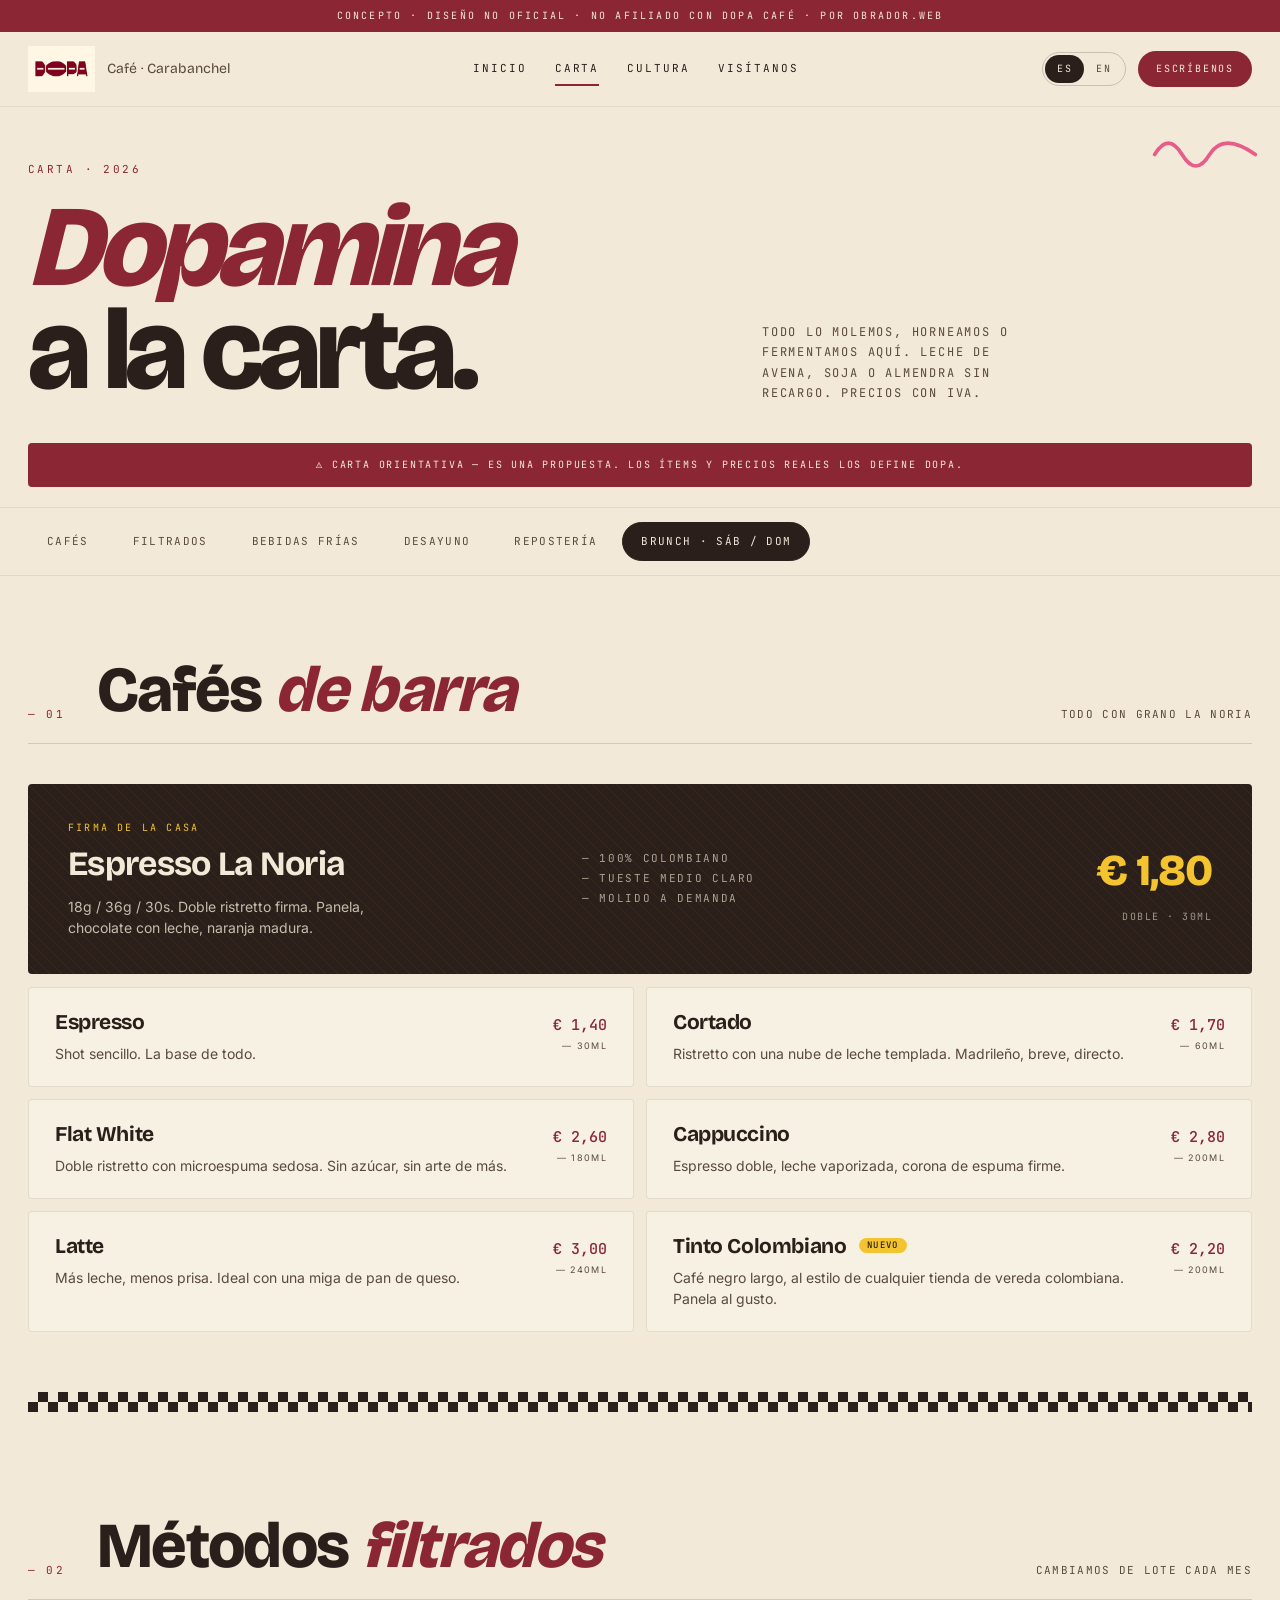
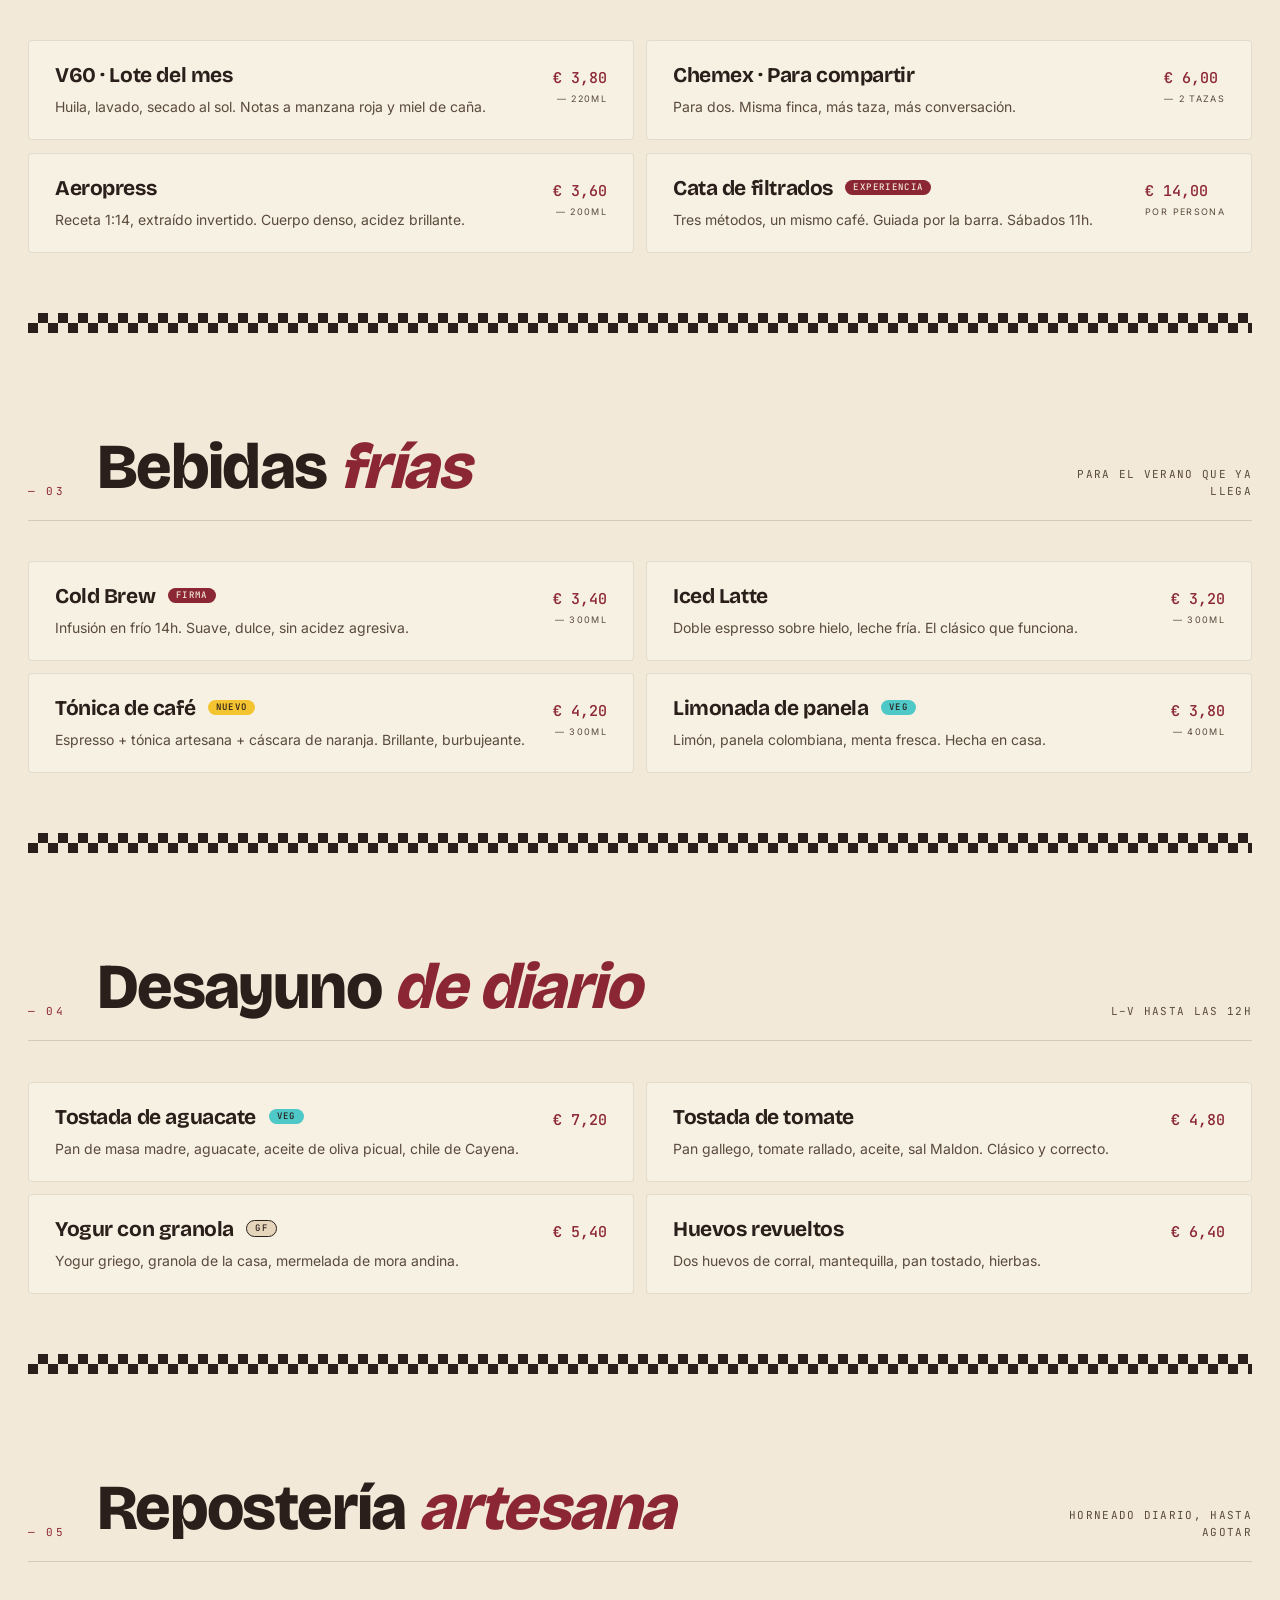
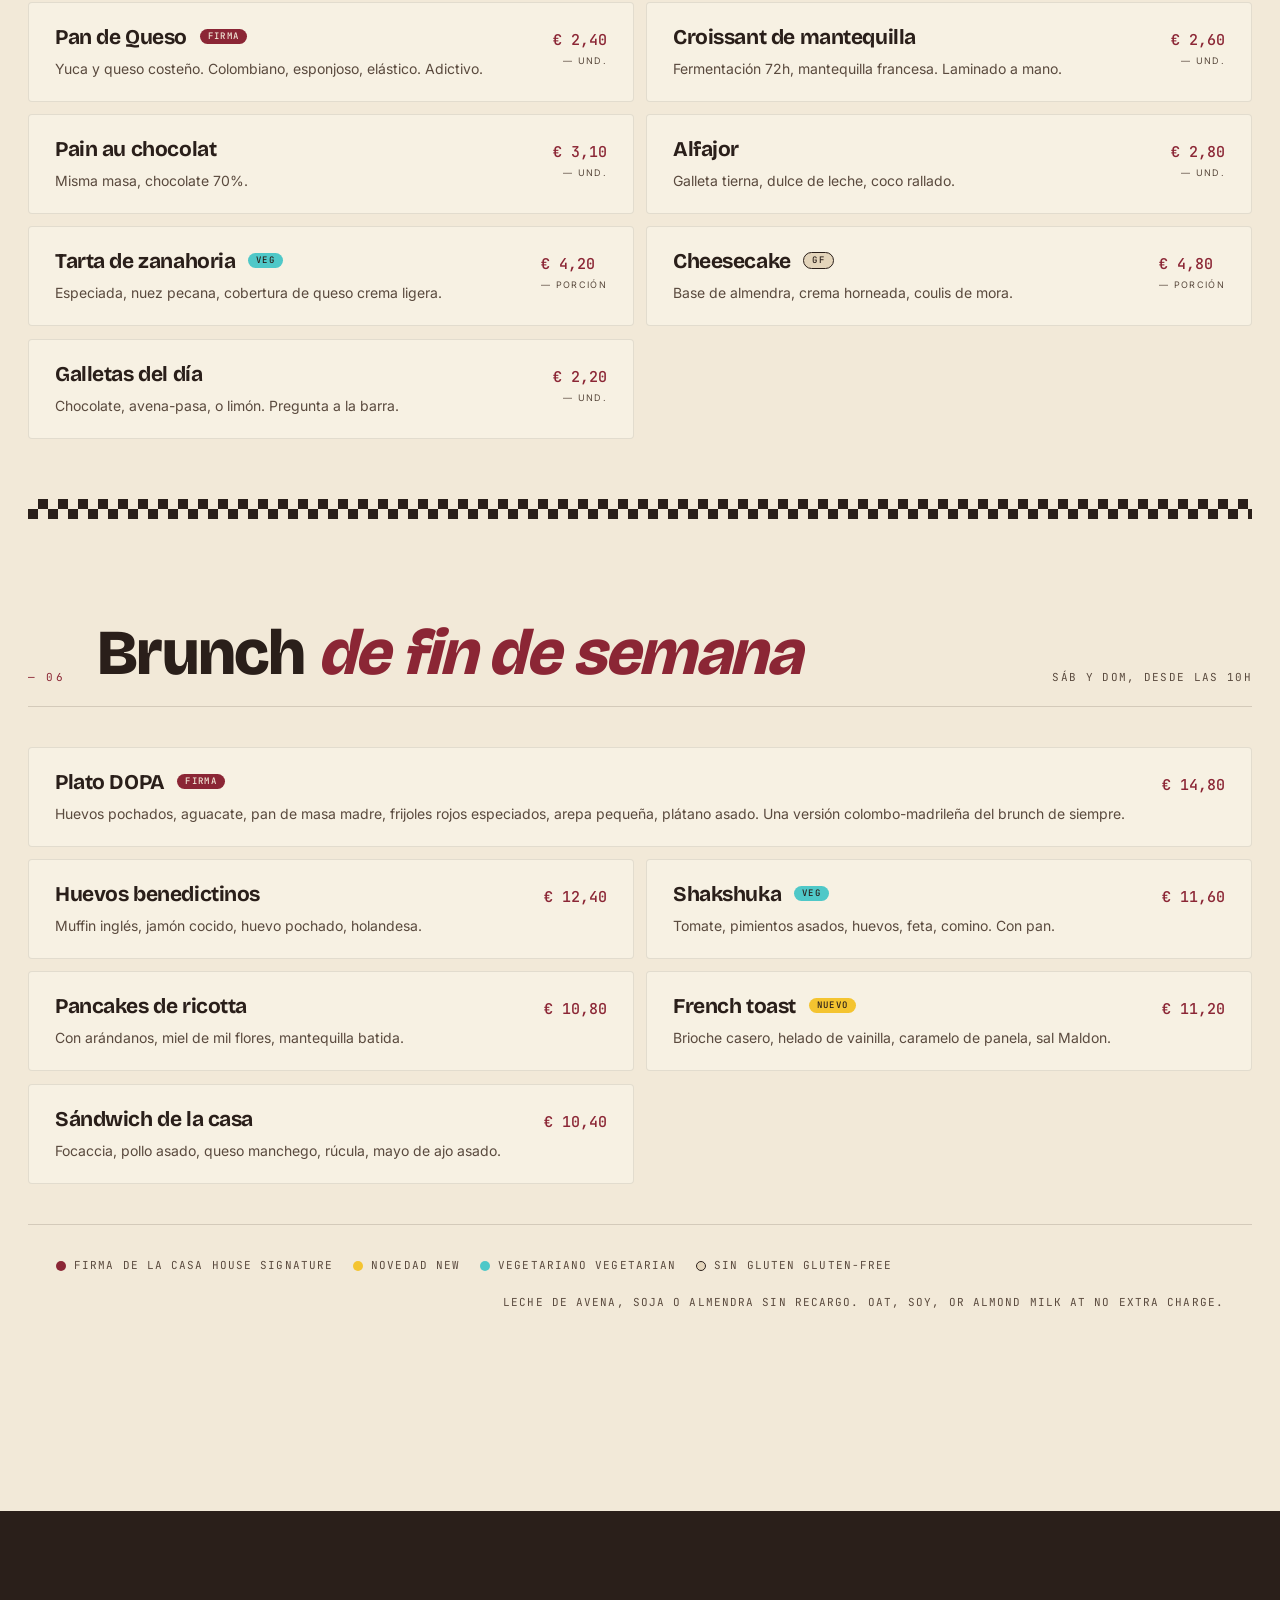
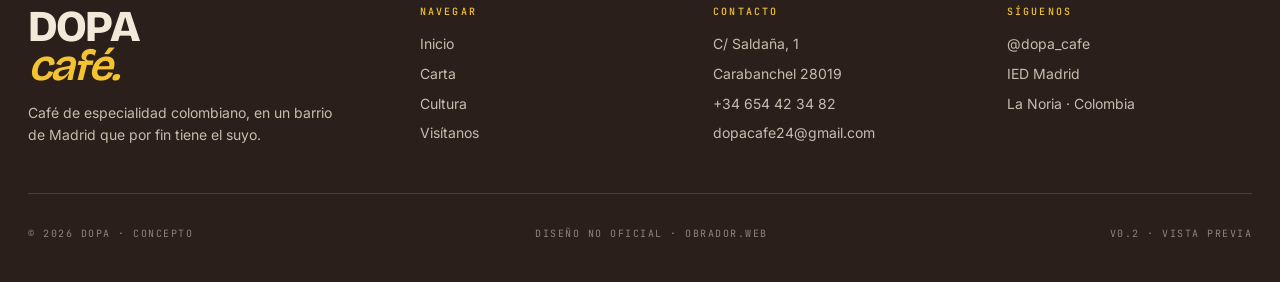
<file: carta.html>
<!doctype html>
<html lang="es" data-lang="es">
<head>
<meta charset="utf-8">
<meta name="viewport" content="width=device-width, initial-scale=1">
<title>DOPA Café · Carta</title>
<meta name="description" content="Carta de DOPA Café: café de especialidad colombiano, filtrados manuales, brunch, repostería artesanal en Carabanchel.">
<link rel="icon" type="image/png" href="img/logo-dopa.png">
<link rel="apple-touch-icon" href="img/logo-dopa.png">
<link rel="preconnect" href="https://fonts.googleapis.com">
<link rel="preconnect" href="https://fonts.gstatic.com" crossorigin>
<link href="https://fonts.googleapis.com/css2?family=Bricolage+Grotesque:opsz,wght@12..96,400;12..96,600;12..96,700;12..96,800&family=Inter:wght@400;500;600&family=JetBrains+Mono:wght@400;500&display=swap" rel="stylesheet">
<link rel="stylesheet" href="css/style.css">
</head>
<body>

<div class="concept-banner">
  <span class="es-only">Concepto <span>·</span> Diseño no oficial <span>·</span> No afiliado con DOPA Café <span>·</span> por obrador.web</span>
  <span class="en-only">Concept <span>·</span> Unofficial design <span>·</span> Not affiliated with DOPA Café <span>·</span> by obrador.web</span>
</div>

<nav class="nav">
  <div class="nav-inner">
    <a href="index.html" class="nav-logo">
      <img class="nav-logo-mark" src="img/logo-dopa.png" alt="DOPA">
      <span>Café · Carabanchel</span>
    </a>
    <div class="nav-links">
      <a href="index.html"><span class="es-only">Inicio</span><span class="en-only">Home</span></a>
      <a href="carta.html" class="active"><span class="es-only">Carta</span><span class="en-only">Menu</span></a>
      <a href="cultura.html"><span class="es-only">Cultura</span><span class="en-only">Culture</span></a>
      <a href="visitanos.html"><span class="es-only">Visítanos</span><span class="en-only">Visit</span></a>
    </div>
    <div class="nav-right">
      <div class="lang-toggle">
        <button data-lang="es" class="active">ES</button>
        <button data-lang="en">EN</button>
      </div>
      <a href="visitanos.html#eventos" class="nav-cta"><span class="es-only">Escríbenos</span><span class="en-only">Contact</span></a>
      <button class="nav-burger" aria-label="menu">
        <svg width="18" height="18" viewBox="0 0 18 18"><path d="M2 5h14M2 9h14M2 13h14" stroke="currentColor" stroke-width="1.5"/></svg>
      </button>
    </div>
  </div>
</nav>
<div class="mobile-menu">
  <a href="index.html"><span class="es-only">Inicio</span><span class="en-only">Home</span></a>
  <a href="carta.html"><span class="es-only">Carta</span><span class="en-only">Menu</span></a>
  <a href="cultura.html"><span class="es-only">Cultura</span><span class="en-only">Culture</span></a>
  <a href="visitanos.html"><span class="es-only">Visítanos</span><span class="en-only">Visit</span></a>
</div>

<!-- HERO -->
<section class="carta-hero">
  <svg class="squiggle" style="top: 20px; right: 20px; width: 110px;" viewBox="0 0 120 60" fill="none">
    <path d="M5 30 Q 20 5, 35 30 T 65 30 T 115 30" stroke="#E85C8A" stroke-width="4" stroke-linecap="round"/>
  </svg>
  <div class="carta-hero-grid">
    <div>
      <span class="eyebrow"><span class="es-only">Carta</span><span class="en-only">Menu</span> · 2026</span>
      <h1 style="margin-top: 16px;">
        <span class="es-only"><em>Dopamina</em><br>a la carta.</span>
        <span class="en-only"><em>Dopamine</em><br>à la carte.</span>
      </h1>
    </div>
    <p class="sub">
      <span class="es-only">Todo lo molemos, horneamos o fermentamos aquí. Leche de avena, soja o almendra sin recargo. Precios con IVA.</span>
      <span class="en-only">Everything is ground, baked or fermented here. Oat, soy, or almond milk at no extra charge. Prices include VAT.</span>
    </p>
  </div>
</section>

<!-- Concept note -->
<div class="carta-note">
  <div class="carta-note-inner">
    <span class="es-only">⚠ Carta orientativa — es una propuesta. Los ítems y precios reales los define DOPA.</span>
    <span class="en-only">⚠ Illustrative menu — a proposal. Real items and prices are defined by DOPA.</span>
  </div>
</div>

<!-- Category tabs -->
<div class="carta-nav">
  <div class="carta-nav-inner">
    <a href="#cafes" class="active"><span class="es-only">Cafés</span><span class="en-only">Coffee</span></a>
    <a href="#filtrados"><span class="es-only">Filtrados</span><span class="en-only">Filter</span></a>
    <a href="#frias"><span class="es-only">Bebidas frías</span><span class="en-only">Cold drinks</span></a>
    <a href="#desayuno"><span class="es-only">Desayuno</span><span class="en-only">Breakfast</span></a>
    <a href="#reposteria"><span class="es-only">Repostería</span><span class="en-only">Pastry</span></a>
    <a href="#brunch"><span class="es-only">Brunch · Sáb / Dom</span><span class="en-only">Brunch · Sat / Sun</span></a>
  </div>
</div>

<!-- CAFÉS -->
<section class="carta-section" id="cafes">
  <div class="carta-section-head">
    <span class="num">— 01</span>
    <h2><span class="es-only">Cafés <em>de barra</em></span><span class="en-only">From the <em>bar</em></span></h2>
    <span class="note"><span class="es-only">Todo con grano La Noria</span><span class="en-only">All brewed with La Noria beans</span></span>
  </div>

  <div class="carta-grid">
    <div class="item item-feature">
      <div>
        <div class="label"><span class="es-only">Firma de la casa</span><span class="en-only">House signature</span></div>
        <div class="name">Espresso La Noria</div>
        <div class="desc">
          <span class="es-only">18g / 36g / 30s. Doble ristretto firma. Panela, chocolate con leche, naranja madura.</span>
          <span class="en-only">18g / 36g / 30s. Our signature double ristretto. Panela, milk chocolate, ripe orange.</span>
        </div>
      </div>
      <div style="font-family: var(--font-mono); font-size: 11px; letter-spacing: 0.15em; color: rgba(242,233,216,0.65); line-height: 1.8;">
        <span class="es-only">— 100% COLOMBIANO<br>— TUESTE MEDIO CLARO<br>— MOLIDO A DEMANDA</span>
        <span class="en-only">— 100% COLOMBIAN<br>— MEDIUM-LIGHT ROAST<br>— GROUND TO ORDER</span>
      </div>
      <div>
        <div class="price">€ 1,80</div>
        <div style="font-family:var(--font-mono);font-size:10px;letter-spacing:0.15em;color:rgba(242,233,216,0.6);text-align:right;margin-top:4px;">DOBLE · 30ML</div>
      </div>
    </div>

    <div class="item">
      <div>
        <div class="name">Espresso</div>
        <div class="desc"><span class="es-only">Shot sencillo. La base de todo.</span><span class="en-only">Single shot. The base of everything.</span></div>
      </div>
      <div><div class="price">€ 1,40</div><span class="price-unit">— 30ml</span></div>
    </div>

    <div class="item">
      <div>
        <div class="name">Cortado</div>
        <div class="desc"><span class="es-only">Ristretto con una nube de leche templada. Madrileño, breve, directo.</span><span class="en-only">Ristretto cut with a splash of steamed milk. Short, direct, Madrid-style.</span></div>
      </div>
      <div><div class="price">€ 1,70</div><span class="price-unit">— 60ml</span></div>
    </div>

    <div class="item">
      <div>
        <div class="name">Flat White</div>
        <div class="desc"><span class="es-only">Doble ristretto con microespuma sedosa. Sin azúcar, sin arte de más.</span><span class="en-only">Double ristretto with silky microfoam. No sugar, no over-fussing.</span></div>
      </div>
      <div><div class="price">€ 2,60</div><span class="price-unit">— 180ml</span></div>
    </div>

    <div class="item">
      <div>
        <div class="name">Cappuccino</div>
        <div class="desc"><span class="es-only">Espresso doble, leche vaporizada, corona de espuma firme.</span><span class="en-only">Double espresso, steamed milk, firm foam crown.</span></div>
      </div>
      <div><div class="price">€ 2,80</div><span class="price-unit">— 200ml</span></div>
    </div>

    <div class="item">
      <div>
        <div class="name">Latte</div>
        <div class="desc"><span class="es-only">Más leche, menos prisa. Ideal con una miga de pan de queso.</span><span class="en-only">More milk, less hurry. Pairs best with pan de queso.</span></div>
      </div>
      <div><div class="price">€ 3,00</div><span class="price-unit">— 240ml</span></div>
    </div>

    <div class="item">
      <div>
        <div class="name">
          Tinto Colombiano
          <span class="tag tag-new">Nuevo</span>
        </div>
        <div class="desc"><span class="es-only">Café negro largo, al estilo de cualquier tienda de vereda colombiana. Panela al gusto.</span><span class="en-only">Long black, the way any Colombian village shop serves it. Panela on the side.</span></div>
      </div>
      <div><div class="price">€ 2,20</div><span class="price-unit">— 200ml</span></div>
    </div>
  </div>
</section>

<div class="carta-divider"><div class="carta-divider-inner"></div></div>

<!-- FILTRADOS -->
<section class="carta-section" id="filtrados">
  <div class="carta-section-head">
    <span class="num">— 02</span>
    <h2><span class="es-only">Métodos <em>filtrados</em></span><span class="en-only"><em>Filter</em> methods</span></h2>
    <span class="note"><span class="es-only">Cambiamos de lote cada mes</span><span class="en-only">New batch every month</span></span>
  </div>

  <div class="carta-grid">
    <div class="item">
      <div>
        <div class="name">V60 · <span class="es-only">Lote del mes</span><span class="en-only">Batch of the month</span></div>
        <div class="desc"><span class="es-only">Huila, lavado, secado al sol. Notas a manzana roja y miel de caña.</span><span class="en-only">Huila, washed, sun-dried. Red apple and cane honey notes.</span></div>
      </div>
      <div><div class="price">€ 3,80</div><span class="price-unit">— 220ml</span></div>
    </div>

    <div class="item">
      <div>
        <div class="name">Chemex · <span class="es-only">Para compartir</span><span class="en-only">To share</span></div>
        <div class="desc"><span class="es-only">Para dos. Misma finca, más taza, más conversación.</span><span class="en-only">For two. Same farm, more cup, more conversation.</span></div>
      </div>
      <div><div class="price">€ 6,00</div><span class="price-unit">— 2 TAZAS</span></div>
    </div>

    <div class="item">
      <div>
        <div class="name">Aeropress</div>
        <div class="desc"><span class="es-only">Receta 1:14, extraído invertido. Cuerpo denso, acidez brillante.</span><span class="en-only">1:14 recipe, inverted brew. Dense body, bright acidity.</span></div>
      </div>
      <div><div class="price">€ 3,60</div><span class="price-unit">— 200ml</span></div>
    </div>

    <div class="item">
      <div>
        <div class="name">
          Cata de filtrados
          <span class="tag tag-signature"><span class="es-only">Experiencia</span><span class="en-only">Experience</span></span>
        </div>
        <div class="desc"><span class="es-only">Tres métodos, un mismo café. Guiada por la barra. Sábados 11h.</span><span class="en-only">Three methods, one coffee. Guided at the bar. Saturdays 11am.</span></div>
      </div>
      <div><div class="price">€ 14,00</div><span class="price-unit"><span class="es-only">POR PERSONA</span><span class="en-only">PER PERSON</span></span></div>
    </div>
  </div>
</section>

<div class="carta-divider"><div class="carta-divider-inner"></div></div>

<!-- BEBIDAS FRÍAS -->
<section class="carta-section" id="frias">
  <div class="carta-section-head">
    <span class="num">— 03</span>
    <h2><span class="es-only">Bebidas <em>frías</em></span><span class="en-only"><em>Cold</em> drinks</span></h2>
    <span class="note"><span class="es-only">Para el verano que ya llega</span><span class="en-only">For the summer around the corner</span></span>
  </div>

  <div class="carta-grid">
    <div class="item">
      <div>
        <div class="name">Cold Brew <span class="tag tag-signature">Firma</span></div>
        <div class="desc"><span class="es-only">Infusión en frío 14h. Suave, dulce, sin acidez agresiva.</span><span class="en-only">14-hour cold infusion. Smooth, sweet, no sharp acidity.</span></div>
      </div>
      <div><div class="price">€ 3,40</div><span class="price-unit">— 300ml</span></div>
    </div>

    <div class="item">
      <div>
        <div class="name">Iced Latte</div>
        <div class="desc"><span class="es-only">Doble espresso sobre hielo, leche fría. El clásico que funciona.</span><span class="en-only">Double espresso over ice, cold milk. The classic that just works.</span></div>
      </div>
      <div><div class="price">€ 3,20</div><span class="price-unit">— 300ml</span></div>
    </div>

    <div class="item">
      <div>
        <div class="name">Tónica de café <span class="tag tag-new">Nuevo</span></div>
        <div class="desc"><span class="es-only">Espresso + tónica artesana + cáscara de naranja. Brillante, burbujeante.</span><span class="en-only">Espresso + artisan tonic + orange peel. Bright and bubbly.</span></div>
      </div>
      <div><div class="price">€ 4,20</div><span class="price-unit">— 300ml</span></div>
    </div>

    <div class="item">
      <div>
        <div class="name"><span class="es-only">Limonada de panela</span><span class="en-only">Panela lemonade</span> <span class="tag tag-veg">Veg</span></div>
        <div class="desc"><span class="es-only">Limón, panela colombiana, menta fresca. Hecha en casa.</span><span class="en-only">Lemon, Colombian panela, fresh mint. House-made.</span></div>
      </div>
      <div><div class="price">€ 3,80</div><span class="price-unit">— 400ml</span></div>
    </div>
  </div>
</section>

<div class="carta-divider"><div class="carta-divider-inner"></div></div>

<!-- DESAYUNO -->
<section class="carta-section" id="desayuno">
  <div class="carta-section-head">
    <span class="num">— 04</span>
    <h2><span class="es-only">Desayuno <em>de diario</em></span><span class="en-only">Everyday <em>breakfast</em></span></h2>
    <span class="note"><span class="es-only">L–V hasta las 12h</span><span class="en-only">Weekdays until noon</span></span>
  </div>

  <div class="carta-grid">
    <div class="item">
      <div>
        <div class="name">Tostada de aguacate <span class="tag tag-veg">Veg</span></div>
        <div class="desc"><span class="es-only">Pan de masa madre, aguacate, aceite de oliva picual, chile de Cayena.</span><span class="en-only">Sourdough, avocado, picual olive oil, cayenne.</span></div>
      </div>
      <div><div class="price">€ 7,20</div></div>
    </div>

    <div class="item">
      <div>
        <div class="name"><span class="es-only">Tostada de tomate</span><span class="en-only">Tomato toast</span></div>
        <div class="desc"><span class="es-only">Pan gallego, tomate rallado, aceite, sal Maldon. Clásico y correcto.</span><span class="en-only">Galician bread, grated tomato, olive oil, Maldon salt. Classic and right.</span></div>
      </div>
      <div><div class="price">€ 4,80</div></div>
    </div>

    <div class="item">
      <div>
        <div class="name">Yogur con granola <span class="tag tag-gf">GF</span></div>
        <div class="desc"><span class="es-only">Yogur griego, granola de la casa, mermelada de mora andina.</span><span class="en-only">Greek yogurt, house granola, Andean blackberry jam.</span></div>
      </div>
      <div><div class="price">€ 5,40</div></div>
    </div>

    <div class="item">
      <div>
        <div class="name">Huevos revueltos</div>
        <div class="desc"><span class="es-only">Dos huevos de corral, mantequilla, pan tostado, hierbas.</span><span class="en-only">Two free-range eggs, butter, toast, herbs.</span></div>
      </div>
      <div><div class="price">€ 6,40</div></div>
    </div>
  </div>
</section>

<div class="carta-divider"><div class="carta-divider-inner"></div></div>

<!-- REPOSTERÍA -->
<section class="carta-section" id="reposteria">
  <div class="carta-section-head">
    <span class="num">— 05</span>
    <h2><span class="es-only">Repostería <em>artesana</em></span><span class="en-only">Artisan <em>pastry</em></span></h2>
    <span class="note"><span class="es-only">Horneado diario, hasta agotar</span><span class="en-only">Baked daily, until it runs out</span></span>
  </div>

  <div class="carta-grid">
    <div class="item">
      <div>
        <div class="name">Pan de Queso <span class="tag tag-signature">Firma</span></div>
        <div class="desc"><span class="es-only">Yuca y queso costeño. Colombiano, esponjoso, elástico. Adictivo.</span><span class="en-only">Cassava and costeño cheese. Colombian, fluffy, chewy. Addictive.</span></div>
      </div>
      <div><div class="price">€ 2,40</div><span class="price-unit">— UND.</span></div>
    </div>

    <div class="item">
      <div>
        <div class="name"><span class="es-only">Croissant de mantequilla</span><span class="en-only">Butter croissant</span></div>
        <div class="desc"><span class="es-only">Fermentación 72h, mantequilla francesa. Laminado a mano.</span><span class="en-only">72-hour ferment, French butter. Hand-laminated.</span></div>
      </div>
      <div><div class="price">€ 2,60</div><span class="price-unit">— UND.</span></div>
    </div>

    <div class="item">
      <div>
        <div class="name">Pain au chocolat</div>
        <div class="desc"><span class="es-only">Misma masa, chocolate 70%.</span><span class="en-only">Same dough, 70% chocolate.</span></div>
      </div>
      <div><div class="price">€ 3,10</div><span class="price-unit">— UND.</span></div>
    </div>

    <div class="item">
      <div>
        <div class="name">Alfajor</div>
        <div class="desc"><span class="es-only">Galleta tierna, dulce de leche, coco rallado.</span><span class="en-only">Soft cookie, dulce de leche, shredded coconut.</span></div>
      </div>
      <div><div class="price">€ 2,80</div><span class="price-unit">— UND.</span></div>
    </div>

    <div class="item">
      <div>
        <div class="name"><span class="es-only">Tarta de zanahoria</span><span class="en-only">Carrot cake</span> <span class="tag tag-veg">Veg</span></div>
        <div class="desc"><span class="es-only">Especiada, nuez pecana, cobertura de queso crema ligera.</span><span class="en-only">Spiced, pecan, light cream cheese topping.</span></div>
      </div>
      <div><div class="price">€ 4,20</div><span class="price-unit">— PORCIÓN</span></div>
    </div>

    <div class="item">
      <div>
        <div class="name">Cheesecake <span class="tag tag-gf">GF</span></div>
        <div class="desc"><span class="es-only">Base de almendra, crema horneada, coulis de mora.</span><span class="en-only">Almond base, baked filling, blackberry coulis.</span></div>
      </div>
      <div><div class="price">€ 4,80</div><span class="price-unit">— PORCIÓN</span></div>
    </div>

    <div class="item">
      <div>
        <div class="name">Galletas del día</div>
        <div class="desc"><span class="es-only">Chocolate, avena-pasa, o limón. Pregunta a la barra.</span><span class="en-only">Chocolate, oat-raisin, or lemon. Ask the bar.</span></div>
      </div>
      <div><div class="price">€ 2,20</div><span class="price-unit">— UND.</span></div>
    </div>
  </div>
</section>

<div class="carta-divider"><div class="carta-divider-inner"></div></div>

<!-- BRUNCH -->
<section class="carta-section" id="brunch">
  <div class="carta-section-head">
    <span class="num">— 06</span>
    <h2><span class="es-only">Brunch <em>de fin de semana</em></span><span class="en-only">Weekend <em>brunch</em></span></h2>
    <span class="note"><span class="es-only">Sáb y Dom, desde las 10h</span><span class="en-only">Saturday–Sunday, from 10am</span></span>
  </div>

  <div class="carta-grid">
    <div class="item wide">
      <div>
        <div class="name">Plato DOPA <span class="tag tag-signature">Firma</span></div>
        <div class="desc"><span class="es-only">Huevos pochados, aguacate, pan de masa madre, frijoles rojos especiados, arepa pequeña, plátano asado. Una versión colombo-madrileña del brunch de siempre.</span><span class="en-only">Poached eggs, avocado, sourdough, spiced red beans, a small arepa, roasted plantain. A Colombian-Madrileño take on classic brunch.</span></div>
      </div>
      <div><div class="price">€ 14,80</div></div>
    </div>

    <div class="item">
      <div>
        <div class="name">Huevos benedictinos</div>
        <div class="desc"><span class="es-only">Muffin inglés, jamón cocido, huevo pochado, holandesa.</span><span class="en-only">English muffin, cooked ham, poached egg, hollandaise.</span></div>
      </div>
      <div><div class="price">€ 12,40</div></div>
    </div>

    <div class="item">
      <div>
        <div class="name">Shakshuka <span class="tag tag-veg">Veg</span></div>
        <div class="desc"><span class="es-only">Tomate, pimientos asados, huevos, feta, comino. Con pan.</span><span class="en-only">Tomato, roasted peppers, eggs, feta, cumin. With bread.</span></div>
      </div>
      <div><div class="price">€ 11,60</div></div>
    </div>

    <div class="item">
      <div>
        <div class="name">Pancakes de ricotta</div>
        <div class="desc"><span class="es-only">Con arándanos, miel de mil flores, mantequilla batida.</span><span class="en-only">Blueberries, wildflower honey, whipped butter.</span></div>
      </div>
      <div><div class="price">€ 10,80</div></div>
    </div>

    <div class="item">
      <div>
        <div class="name">French toast <span class="tag tag-new">Nuevo</span></div>
        <div class="desc"><span class="es-only">Brioche casero, helado de vainilla, caramelo de panela, sal Maldon.</span><span class="en-only">House brioche, vanilla ice cream, panela caramel, Maldon salt.</span></div>
      </div>
      <div><div class="price">€ 11,20</div></div>
    </div>

    <div class="item">
      <div>
        <div class="name"><span class="es-only">Sándwich de la casa</span><span class="en-only">House sandwich</span></div>
        <div class="desc"><span class="es-only">Focaccia, pollo asado, queso manchego, rúcula, mayo de ajo asado.</span><span class="en-only">Focaccia, roast chicken, manchego, rocket, roasted garlic mayo.</span></div>
      </div>
      <div><div class="price">€ 10,40</div></div>
    </div>
  </div>

  <div class="legend">
    <span><span class="sw" style="background:var(--burgundy);"></span> <span class="es-only">Firma de la casa</span><span class="en-only">House signature</span></span>
    <span><span class="sw" style="background:var(--graf-yellow);"></span> <span class="es-only">Novedad</span><span class="en-only">New</span></span>
    <span><span class="sw" style="background:var(--graf-teal);"></span> <span class="es-only">Vegetariano</span><span class="en-only">Vegetarian</span></span>
    <span><span class="sw" style="background:var(--cream-deep);border:1px solid var(--choco);"></span> <span class="es-only">Sin gluten</span><span class="en-only">Gluten-free</span></span>
    <span style="margin-left:auto;"><span class="es-only">Leche de avena, soja o almendra sin recargo.</span><span class="en-only">Oat, soy, or almond milk at no extra charge.</span></span>
  </div>
</section>

<!-- FOOTER -->
<footer class="footer">
  <div class="footer-inner">
    <div>
      <div class="footer-brand">DOPA<br><span>café.</span></div>
      <p class="footer-tag"><span class="es-only">Café de especialidad colombiano, en un barrio de Madrid que por fin tiene el suyo.</span><span class="en-only">Colombian specialty coffee, in a Madrid barrio that finally has its own.</span></p>
    </div>
    <div>
      <h4><span class="es-only">Navegar</span><span class="en-only">Navigate</span></h4>
      <ul>
        <li><a href="index.html"><span class="es-only">Inicio</span><span class="en-only">Home</span></a></li>
        <li><a href="carta.html"><span class="es-only">Carta</span><span class="en-only">Menu</span></a></li>
        <li><a href="cultura.html"><span class="es-only">Cultura</span><span class="en-only">Culture</span></a></li>
        <li><a href="visitanos.html"><span class="es-only">Visítanos</span><span class="en-only">Visit</span></a></li>
      </ul>
    </div>
    <div>
      <h4><span class="es-only">Contacto</span><span class="en-only">Contact</span></h4>
      <ul>
        <li>C/ Saldaña, 1</li>
        <li>Carabanchel 28019</li>
        <li>+34 654 42 34 82</li>
        <li><a href="mailto:dopacafe24@gmail.com">dopacafe24@gmail.com</a></li>
      </ul>
    </div>
    <div>
      <h4><span class="es-only">Síguenos</span><span class="en-only">Follow</span></h4>
      <ul>
        <li><a href="https://instagram.com/dopa_cafe" target="_blank">@dopa_cafe</a></li>
        <li><a href="https://instagram.com/ied__madrid" target="_blank">IED Madrid</a></li>
        <li><span class="es-only">La Noria · Colombia</span><span class="en-only">La Noria · Colombia</span></li>
      </ul>
    </div>
  </div>
  <div class="footer-bottom">
    <span>© 2026 DOPA · <span class="es-only">Concepto</span><span class="en-only">Concept</span></span>
    <span><span class="es-only">Diseño no oficial · obrador.web</span><span class="en-only">Unofficial design · obrador.web</span></span>
    <span><span class="es-only">v0.2 · Vista previa</span><span class="en-only">v0.2 · Preview</span></span>
  </div>
</footer>

<script src="js/lang.js"></script>
</body>
</html>
</file>
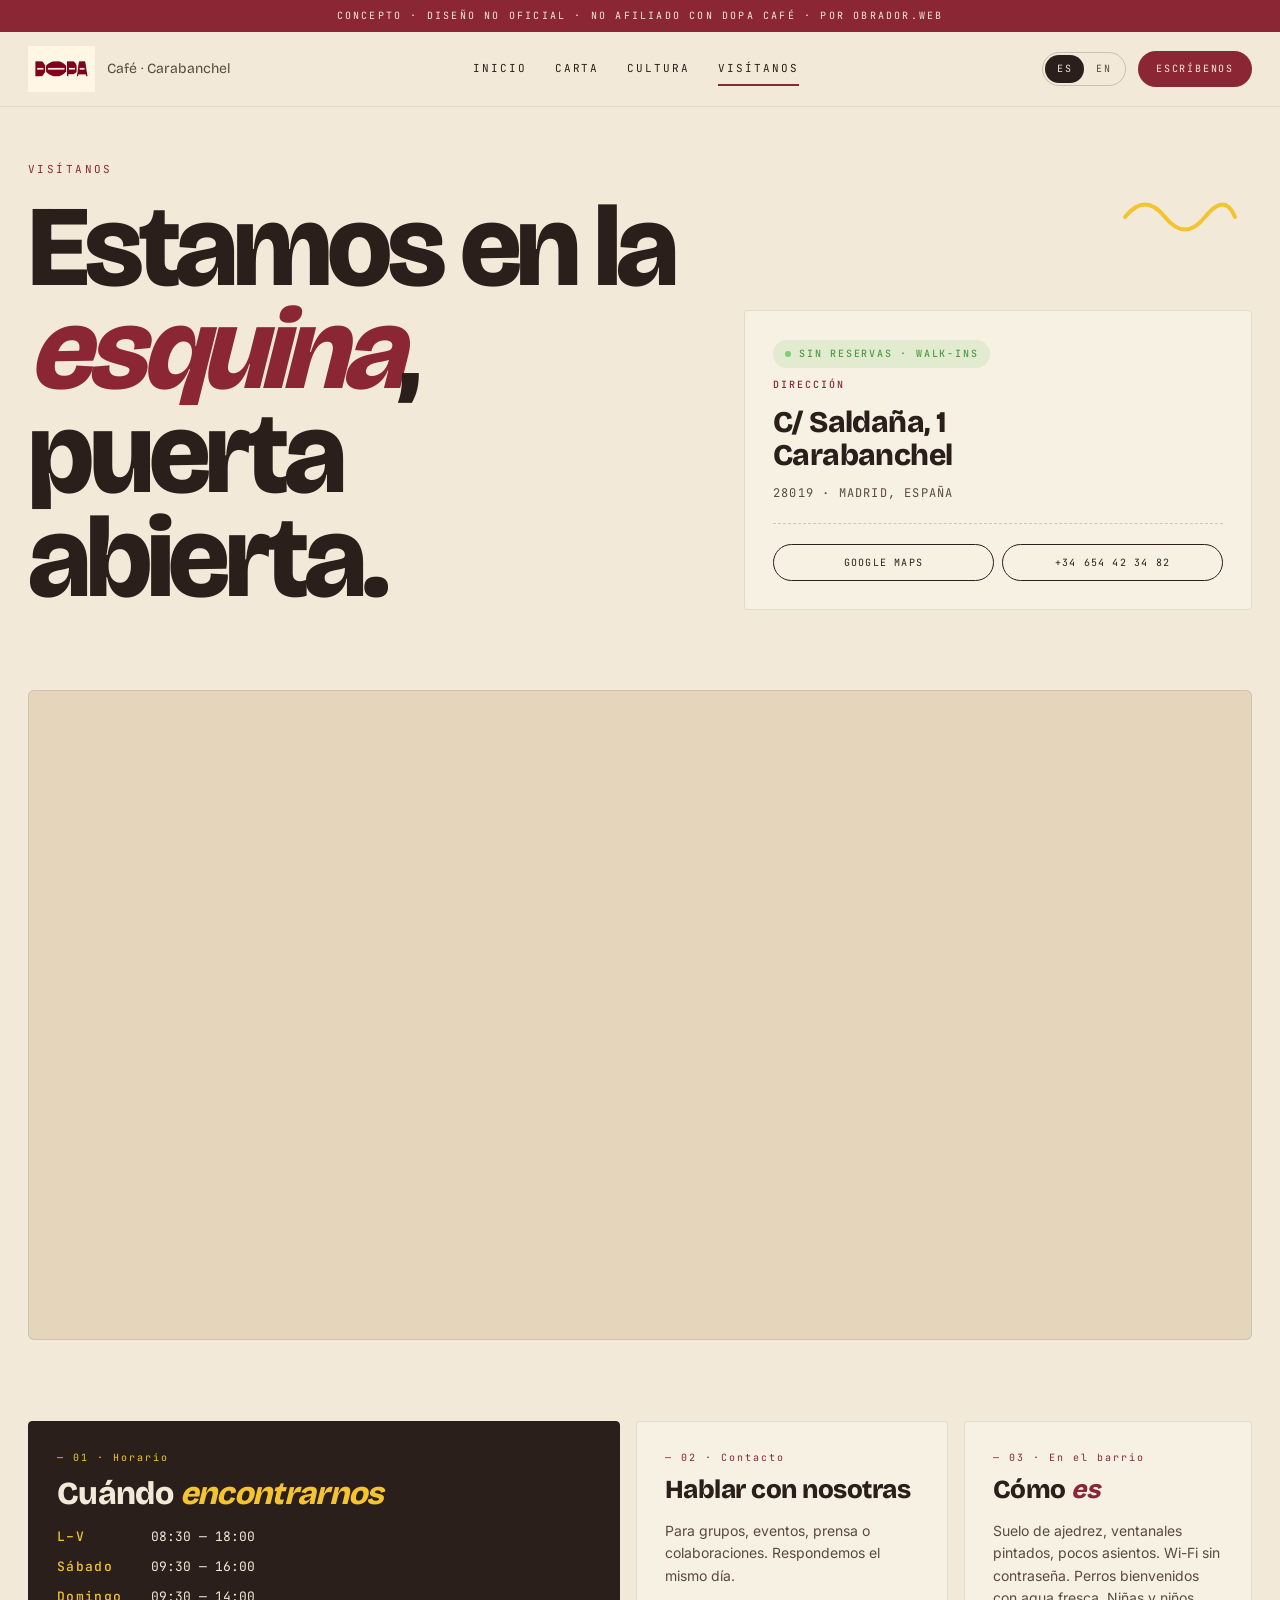
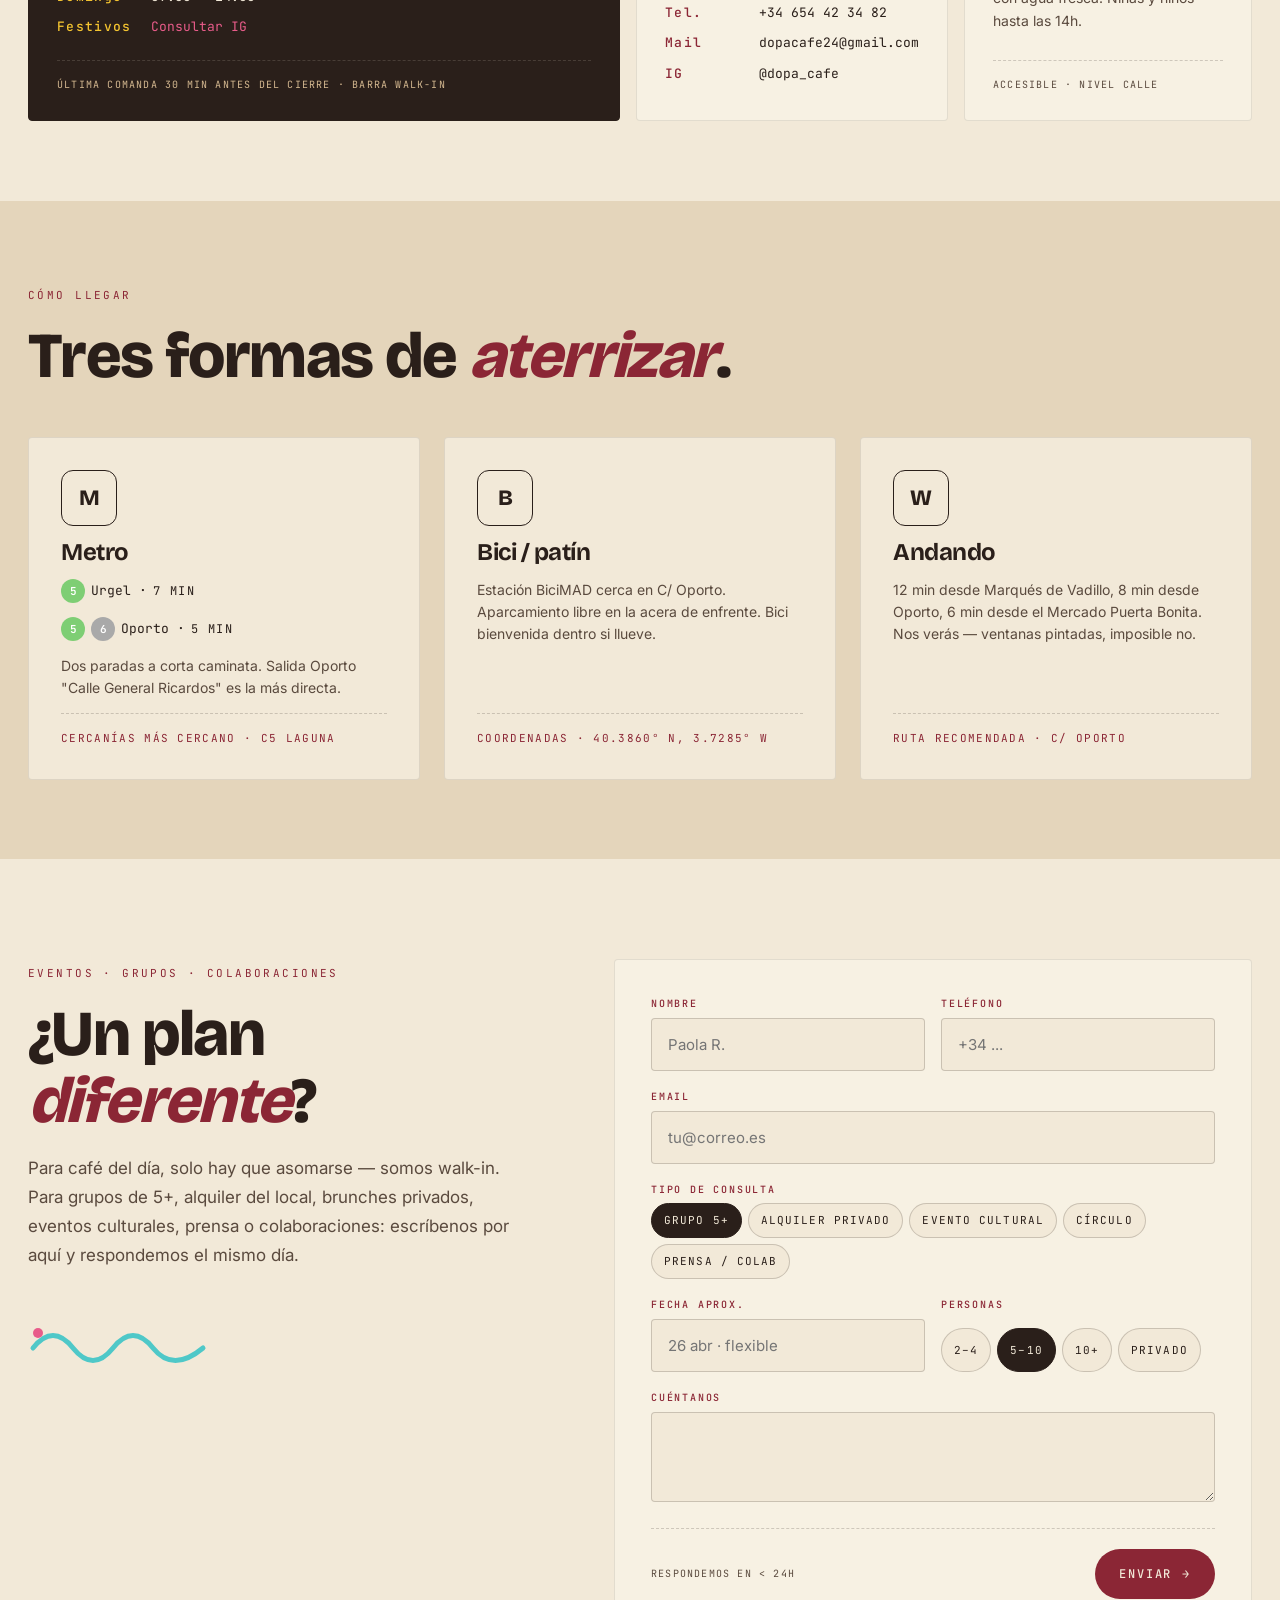
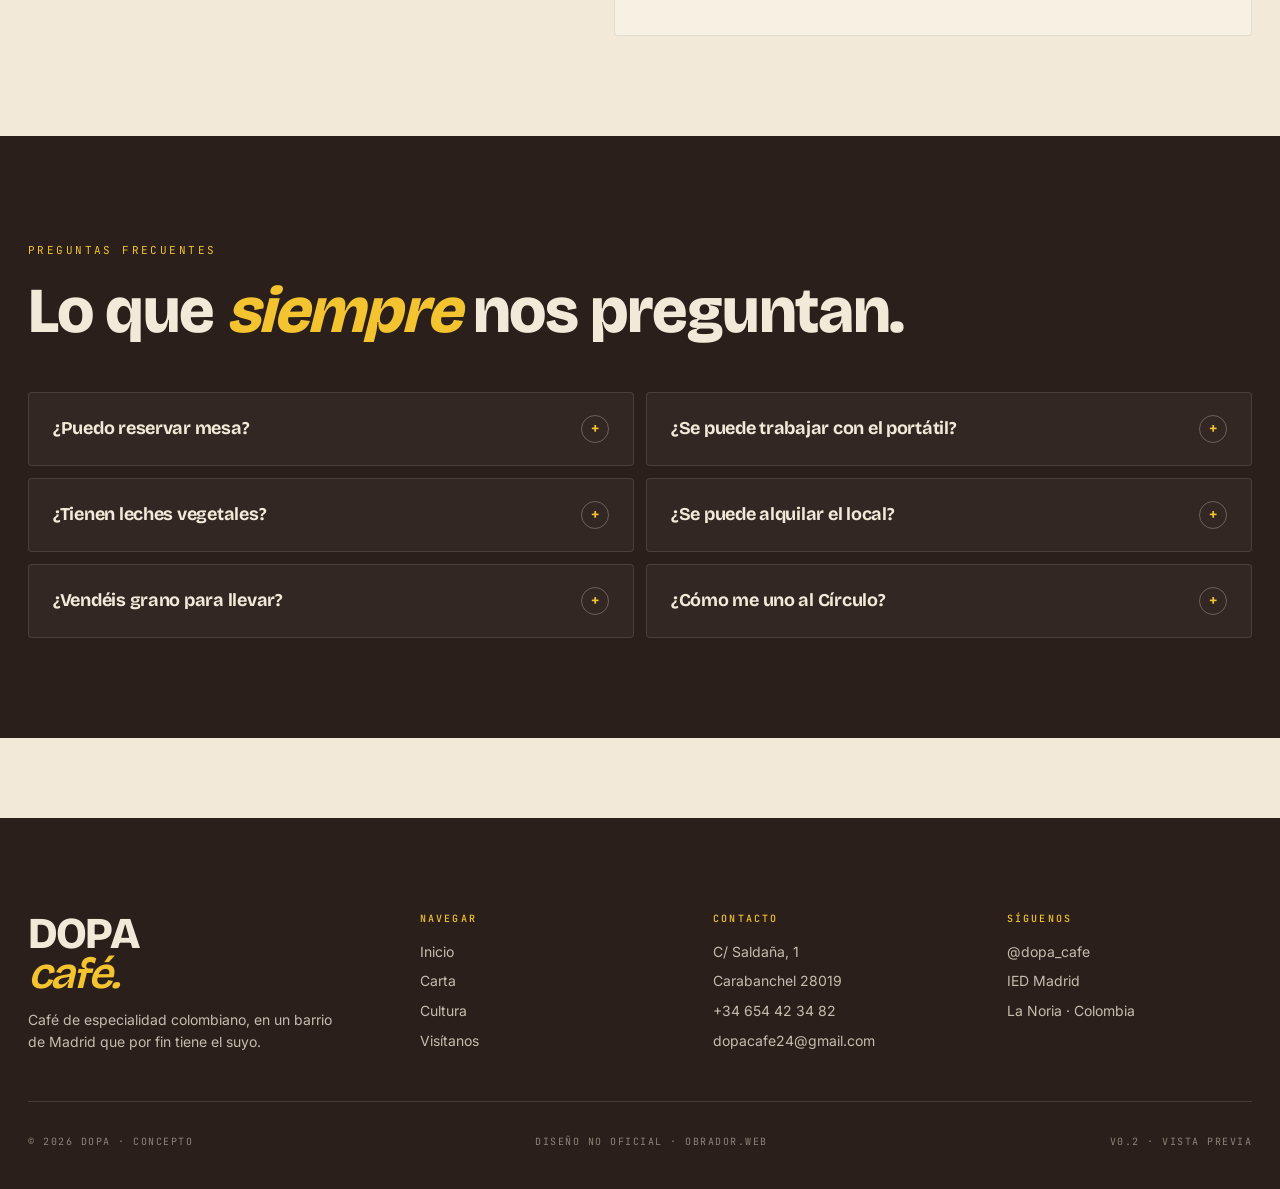
<file: visitanos.html>
<!doctype html>
<html lang="es" data-lang="es">
<head>
<meta charset="utf-8">
<meta name="viewport" content="width=device-width, initial-scale=1">
<title>DOPA Café · Visítanos</title>
<meta name="description" content="C/ Saldaña 1, Carabanchel. Metro Oporto y Urgel. Horario L-V 8:30-18, Sáb 9:30-16, Dom 9:30-14. Teléfono 654 42 34 82.">
<link rel="icon" type="image/png" href="img/logo-dopa.png">
<link rel="apple-touch-icon" href="img/logo-dopa.png">
<link rel="preconnect" href="https://fonts.googleapis.com">
<link rel="preconnect" href="https://fonts.gstatic.com" crossorigin>
<link href="https://fonts.googleapis.com/css2?family=Bricolage+Grotesque:opsz,wght@12..96,400;12..96,600;12..96,700;12..96,800&family=Inter:wght@400;500;600&family=JetBrains+Mono:wght@400;500&display=swap" rel="stylesheet">
<link rel="stylesheet" href="css/style.css">
</head>
<body>

<div class="concept-banner">
  <span class="es-only">Concepto <span>·</span> Diseño no oficial <span>·</span> No afiliado con DOPA Café <span>·</span> por obrador.web</span>
  <span class="en-only">Concept <span>·</span> Unofficial design <span>·</span> Not affiliated with DOPA Café <span>·</span> by obrador.web</span>
</div>

<nav class="nav">
  <div class="nav-inner">
    <a href="index.html" class="nav-logo">
      <img class="nav-logo-mark" src="img/logo-dopa.png" alt="DOPA">
      <span>Café · Carabanchel</span>
    </a>
    <div class="nav-links">
      <a href="index.html"><span class="es-only">Inicio</span><span class="en-only">Home</span></a>
      <a href="carta.html"><span class="es-only">Carta</span><span class="en-only">Menu</span></a>
      <a href="cultura.html"><span class="es-only">Cultura</span><span class="en-only">Culture</span></a>
      <a href="visitanos.html" class="active"><span class="es-only">Visítanos</span><span class="en-only">Visit</span></a>
    </div>
    <div class="nav-right">
      <div class="lang-toggle">
        <button data-lang="es" class="active">ES</button>
        <button data-lang="en">EN</button>
      </div>
      <a href="#eventos" class="nav-cta"><span class="es-only">Escríbenos</span><span class="en-only">Contact</span></a>
      <button class="nav-burger" aria-label="menu">
        <svg width="18" height="18" viewBox="0 0 18 18"><path d="M2 5h14M2 9h14M2 13h14" stroke="currentColor" stroke-width="1.5"/></svg>
      </button>
    </div>
  </div>
</nav>
<div class="mobile-menu">
  <a href="index.html"><span class="es-only">Inicio</span><span class="en-only">Home</span></a>
  <a href="carta.html"><span class="es-only">Carta</span><span class="en-only">Menu</span></a>
  <a href="cultura.html"><span class="es-only">Cultura</span><span class="en-only">Culture</span></a>
  <a href="visitanos.html"><span class="es-only">Visítanos</span><span class="en-only">Visit</span></a>
</div>

<!-- HERO -->
<section class="vis-hero">
  <svg class="squiggle" style="top: 80px; right: 40px; width: 120px;" viewBox="0 0 120 60" fill="none">
    <path d="M5 30 Q 25 5, 45 30 T 85 30 T 115 30" stroke="#F4C430" stroke-width="4" stroke-linecap="round"/>
  </svg>

  <div class="vis-hero-grid">
    <div>
      <span class="eyebrow"><span class="es-only">Visítanos</span><span class="en-only">Visit us</span></span>
      <h1 style="margin-top: 16px;">
        <span class="es-only">Estamos en la<br><em>esquina</em>,<br>puerta abierta.</span>
        <span class="en-only">We're on the<br><em>corner</em>,<br>door open.</span>
      </h1>
    </div>
    <div class="card">
      <span class="open-now"><span class="dot"></span><span class="es-only">Sin reservas · walk-ins</span><span class="en-only">No bookings · walk-ins</span></span>
      <h4><span class="es-only">Dirección</span><span class="en-only">Address</span></h4>
      <div class="addr">C/ Saldaña, 1<br>Carabanchel</div>
      <div class="zone">28019 · Madrid, España</div>
      <div class="card-links">
        <a href="https://www.google.com/maps/search/?api=1&query=Calle+Saldaña+1+Carabanchel+Madrid" target="_blank">Google Maps</a>
        <a href="tel:+34654423482">+34 654 42 34 82</a>
      </div>
    </div>
  </div>
</section>

<!-- BIG MAP -->
<section class="bigmap-wrap">
  <div class="bigmap">
    <iframe src="https://maps.google.com/maps?q=Calle+Salda%C3%B1a+1+Carabanchel+Madrid&z=16&output=embed" loading="lazy" allowfullscreen referrerpolicy="no-referrer-when-downgrade"></iframe>
  </div>
</section>

<!-- INFO GRID -->
<section class="info">
  <div class="info-grid">
    <div class="info-card featured">
      <span class="num">— 01 · <span class="es-only">Horario</span><span class="en-only">Hours</span></span>
      <h3><span class="es-only">Cuándo <em style="font-style:italic;color:var(--graf-yellow);">encontrarnos</em></span><span class="en-only">When to <em style="font-style:italic;color:var(--graf-yellow);">find us</em></span></h3>
      <ul>
        <li><strong>L–V</strong><span>08:30 — 18:00</span></li>
        <li><strong>Sábado</strong><span>09:30 — 16:00</span></li>
        <li><strong>Domingo</strong><span>09:30 — 14:00</span></li>
        <li><strong><span class="es-only">Festivos</span><span class="en-only">Holidays</span></strong><span style="color:var(--graf-pink);"><span class="es-only">Consultar IG</span><span class="en-only">Check IG</span></span></li>
      </ul>
      <div class="close"><span class="es-only">Última comanda 30 min antes del cierre · barra walk-in</span><span class="en-only">Last order 30 min before closing · walk-in bar</span></div>
    </div>

    <div class="info-card">
      <span class="num">— 02 · <span class="es-only">Contacto</span><span class="en-only">Contact</span></span>
      <h3><span class="es-only">Hablar con nosotras</span><span class="en-only">Talk to us</span></h3>
      <p class="body" style="margin-bottom:16px;"><span class="es-only">Para grupos, eventos, prensa o colaboraciones. Respondemos el mismo día.</span><span class="en-only">For groups, events, press or collabs. Same-day reply.</span></p>
      <ul>
        <li><strong>Tel.</strong><span>+34 654 42 34 82</span></li>
        <li><strong>Mail</strong><span><a href="mailto:dopacafe24@gmail.com">dopacafe24@gmail.com</a></span></li>
        <li><strong>IG</strong><span><a href="https://instagram.com/dopa_cafe" target="_blank">@dopa_cafe</a></span></li>
      </ul>
    </div>

    <div class="info-card">
      <span class="num">— 03 · <span class="es-only">En el barrio</span><span class="en-only">In the barrio</span></span>
      <h3><span class="es-only">Cómo <em style="font-style:italic;color:var(--burgundy);">es</em></span><span class="en-only">What it's <em style="font-style:italic;color:var(--burgundy);">like</em></span></h3>
      <p class="body"><span class="es-only">Suelo de ajedrez, ventanales pintados, pocos asientos. Wi-Fi sin contraseña. Perros bienvenidos con agua fresca. Niñas y niños hasta las 14h.</span><span class="en-only">Checkered floor, painted windows, few seats. Wi-Fi no password. Dogs welcome, fresh water provided. Kids until 2pm.</span></p>
      <div class="close"><span class="es-only">Accesible · nivel calle</span><span class="en-only">Accessible · street level</span></div>
    </div>
  </div>
</section>

<!-- TRANSIT -->
<section class="transit">
  <div class="transit-inner">
    <span class="eyebrow"><span class="es-only">Cómo llegar</span><span class="en-only">How to get here</span></span>
    <h2 style="margin-top: 16px;">
      <span class="es-only">Tres formas de <em>aterrizar</em>.</span>
      <span class="en-only">Three ways to <em>land</em>.</span>
    </h2>

    <div class="transit-grid">
      <div class="transit-card">
        <div class="transit-icon">M</div>
        <h3>Metro</h3>
        <div class="lines">
          <span class="line metro-l5">5</span> Urgel · <span class="mono">7 min</span>
        </div>
        <div class="lines">
          <span class="line metro-l5">5</span><span class="line metro-l6">6</span> Oporto · <span class="mono">5 min</span>
        </div>
        <p><span class="es-only">Dos paradas a corta caminata. Salida Oporto "Calle General Ricardos" es la más directa.</span><span class="en-only">Two stops within a short walk. The "General Ricardos" exit of Oporto is the most direct.</span></p>
        <div class="foot"><span class="es-only">Cercanías más cercano · C5 Laguna</span><span class="en-only">Nearest commuter rail · C5 Laguna</span></div>
      </div>

      <div class="transit-card">
        <div class="transit-icon">B</div>
        <h3><span class="es-only">Bici / patín</span><span class="en-only">Bike / scooter</span></h3>
        <p><span class="es-only">Estación BiciMAD cerca en C/ Oporto. Aparcamiento libre en la acera de enfrente. Bici bienvenida dentro si llueve.</span><span class="en-only">BiciMAD station nearby on C/ Oporto. Free rack across the street. Wheel it in if it's raining.</span></p>
        <div class="foot"><span class="es-only">Coordenadas · 40.3860° N, 3.7285° W</span><span class="en-only">Coords · 40.3860° N, 3.7285° W</span></div>
      </div>

      <div class="transit-card">
        <div class="transit-icon">W</div>
        <h3><span class="es-only">Andando</span><span class="en-only">On foot</span></h3>
        <p><span class="es-only">12 min desde Marqués de Vadillo, 8 min desde Oporto, 6 min desde el Mercado Puerta Bonita. Nos verás — ventanas pintadas, imposible no.</span><span class="en-only">12 min from Marqués de Vadillo, 8 min from Oporto, 6 min from Puerta Bonita market. You'll see us — painted windows, can't miss it.</span></p>
        <div class="foot"><span class="es-only">Ruta recomendada · C/ Oporto</span><span class="en-only">Suggested route · C/ Oporto</span></div>
      </div>
    </div>
  </div>
</section>

<!-- EVENTOS FORM (reframed from reservation) -->
<section class="reserve" id="eventos">
  <div class="reserve-inner">
    <div>
      <span class="eyebrow"><span class="es-only">Eventos · Grupos · Colaboraciones</span><span class="en-only">Events · Groups · Collabs</span></span>
      <h2 style="margin-top: 16px;">
        <span class="es-only">¿Un plan <em>diferente</em>?</span>
        <span class="en-only">A <em>different</em> plan?</span>
      </h2>
      <p class="intro">
        <span class="es-only">Para café del día, solo hay que asomarse — somos walk-in. Para grupos de 5+, alquiler del local, brunches privados, eventos culturales, prensa o colaboraciones: escríbenos por aquí y respondemos el mismo día.</span>
        <span class="en-only">For coffee on a regular day, just walk in — we don't take reservations. For groups of 5+, venue rentals, private brunches, cultural events, press or collabs: write to us here and we'll reply same-day.</span>
      </p>

      <svg class="squiggle" style="position: relative; width: 180px; margin-top: 20px;" viewBox="0 0 180 60" fill="none">
        <path d="M5 30 Q 25 5, 45 30 T 85 30 T 125 30 T 175 30" stroke="#4FC8C8" stroke-width="5" stroke-linecap="round"/>
        <circle cx="10" cy="15" r="5" fill="#E85C8A"/>
      </svg>

      <div id="confirmation" class="submit-confirmation">
        <h4><span class="es-only">¡Dosis enviada!</span><span class="en-only">Message sent!</span></h4>
        <p><span class="es-only">Te respondemos a <code style="color:var(--graf-yellow);">dopacafe24@gmail.com</code> en menos de 24h. Si cambia algo, avísanos desde ahí.</span><span class="en-only">We'll reply from <code style="color:var(--graf-yellow);">dopacafe24@gmail.com</code> within 24h. If anything changes, reply from there.</span></p>
      </div>
    </div>

    <form class="reserve-form" id="reserveForm" onsubmit="return handleReserve(event)">
      <div class="field-row">
        <div class="field">
          <label><span class="es-only">Nombre</span><span class="en-only">Name</span></label>
          <input type="text" name="name" required placeholder="Paola R.">
        </div>
        <div class="field">
          <label><span class="es-only">Teléfono</span><span class="en-only">Phone</span></label>
          <input type="tel" name="phone" required placeholder="+34 ...">
        </div>
      </div>

      <div class="field">
        <label>Email</label>
        <input type="email" name="email" required placeholder="tu@correo.es">
      </div>

      <div class="field">
        <label><span class="es-only">Tipo de consulta</span><span class="en-only">Inquiry type</span></label>
        <div class="chips" id="typeChips">
          <button type="button" class="chip active" data-type="grupo"><span class="es-only">Grupo 5+</span><span class="en-only">Group 5+</span></button>
          <button type="button" class="chip" data-type="privado"><span class="es-only">Alquiler privado</span><span class="en-only">Private rental</span></button>
          <button type="button" class="chip" data-type="evento"><span class="es-only">Evento cultural</span><span class="en-only">Cultural event</span></button>
          <button type="button" class="chip" data-type="circulo">Círculo</button>
          <button type="button" class="chip" data-type="prensa"><span class="es-only">Prensa / colab</span><span class="en-only">Press / collab</span></button>
        </div>
      </div>

      <div class="field-row">
        <div class="field">
          <label><span class="es-only">Fecha aprox.</span><span class="en-only">Rough date</span></label>
          <input type="text" name="date" placeholder="26 abr · flexible">
        </div>
        <div class="field">
          <label><span class="es-only">Personas</span><span class="en-only">People</span></label>
          <div class="chips" id="peopleChips">
            <button type="button" class="chip" data-people="2–4">2–4</button>
            <button type="button" class="chip active" data-people="5–10">5–10</button>
            <button type="button" class="chip" data-people="10+">10+</button>
            <button type="button" class="chip" data-people="privado">Privado</button>
          </div>
        </div>
      </div>

      <div class="field">
        <label><span class="es-only">Cuéntanos</span><span class="en-only">Tell us</span></label>
        <textarea name="notes" placeholder=""></textarea>
      </div>

      <div class="submit-row">
        <span class="note"><span class="es-only">Respondemos en &lt; 24h</span><span class="en-only">We reply in &lt; 24h</span></span>
        <button type="submit" class="submit-btn"><span class="es-only">Enviar</span><span class="en-only">Send</span> <span>→</span></button>
      </div>
    </form>
  </div>
</section>

<!-- FAQ -->
<section class="faq">
  <div class="faq-inner">
    <span class="eyebrow" style="color: var(--graf-yellow);"><span class="es-only">Preguntas frecuentes</span><span class="en-only">Frequently asked</span></span>
    <h2 style="margin-top: 16px;">
      <span class="es-only">Lo que <em>siempre</em> nos preguntan.</span>
      <span class="en-only">What people <em>always</em> ask.</span>
    </h2>

    <div class="faq-grid">
      <div class="faq-item">
        <div class="faq-q"><span><span class="es-only">¿Puedo reservar mesa?</span><span class="en-only">Can I book a table?</span></span><span class="toggle">+</span></div>
        <div class="faq-a"><span class="es-only">Somos walk-in. No hace falta reservar para un café. Para grupos de 5+ o un brunch de fin de semana con más gente, escríbenos por el formulario de arriba.</span><span class="en-only">We're walk-in. No booking needed for coffee. For groups of 5+ or bigger weekend brunches, write to us via the form above.</span></div>
      </div>
      <div class="faq-item">
        <div class="faq-q"><span><span class="es-only">¿Se puede trabajar con el portátil?</span><span class="en-only">Can I work on my laptop?</span></span><span class="toggle">+</span></div>
        <div class="faq-a"><span class="es-only">Sí, entre semana sin problema. Fines de semana priorizamos brunch; te pedimos liberar la mesa si hay cola.</span><span class="en-only">Yes, on weekdays no problem. On weekends we prioritize brunch; we'll ask you to free the table if there's a queue.</span></div>
      </div>
      <div class="faq-item">
        <div class="faq-q"><span><span class="es-only">¿Tienen leches vegetales?</span><span class="en-only">Do you have plant milks?</span></span><span class="toggle">+</span></div>
        <div class="faq-a"><span class="es-only">Avena, soja y almendra, sin recargo.</span><span class="en-only">Oat, soy and almond, no extra charge.</span></div>
      </div>
      <div class="faq-item">
        <div class="faq-q"><span><span class="es-only">¿Se puede alquilar el local?</span><span class="en-only">Can the café be booked privately?</span></span><span class="toggle">+</span></div>
        <div class="faq-a"><span class="es-only">Sí, fuera de horario. Escríbenos con fecha y aforo y te mandamos condiciones.</span><span class="en-only">Yes, outside opening hours. Email us with date and capacity and we'll send terms.</span></div>
      </div>
      <div class="faq-item">
        <div class="faq-q"><span><span class="es-only">¿Vendéis grano para llevar?</span><span class="en-only">Do you sell beans to go?</span></span><span class="toggle">+</span></div>
        <div class="faq-a"><span class="es-only">Sí, bolsas de 250g del lote del mes. Molemos al momento si lo prefieres.</span><span class="en-only">Yes, 250g bags of the monthly lot. Ground on the spot if you want.</span></div>
      </div>
      <div class="faq-item">
        <div class="faq-q"><span><span class="es-only">¿Cómo me uno al Círculo?</span><span class="en-only">How do I join the Círculo?</span></span><span class="toggle">+</span></div>
        <div class="faq-a"><span class="es-only">Desde la página de Cultura o en barra. €48/trimestre. Sin letra pequeña.</span><span class="en-only">From the Culture page or at the bar. €48/season. No small print.</span></div>
      </div>
    </div>
  </div>
</section>

<!-- FOOTER -->
<footer class="footer">
  <div class="footer-inner">
    <div>
      <div class="footer-brand">DOPA<br><span>café.</span></div>
      <p class="footer-tag"><span class="es-only">Café de especialidad colombiano, en un barrio de Madrid que por fin tiene el suyo.</span><span class="en-only">Colombian specialty coffee, in a Madrid barrio that finally has its own.</span></p>
    </div>
    <div>
      <h4><span class="es-only">Navegar</span><span class="en-only">Navigate</span></h4>
      <ul>
        <li><a href="index.html"><span class="es-only">Inicio</span><span class="en-only">Home</span></a></li>
        <li><a href="carta.html"><span class="es-only">Carta</span><span class="en-only">Menu</span></a></li>
        <li><a href="cultura.html"><span class="es-only">Cultura</span><span class="en-only">Culture</span></a></li>
        <li><a href="visitanos.html"><span class="es-only">Visítanos</span><span class="en-only">Visit</span></a></li>
      </ul>
    </div>
    <div>
      <h4><span class="es-only">Contacto</span><span class="en-only">Contact</span></h4>
      <ul>
        <li>C/ Saldaña, 1</li>
        <li>Carabanchel 28019</li>
        <li>+34 654 42 34 82</li>
        <li><a href="mailto:dopacafe24@gmail.com">dopacafe24@gmail.com</a></li>
      </ul>
    </div>
    <div>
      <h4><span class="es-only">Síguenos</span><span class="en-only">Follow</span></h4>
      <ul>
        <li><a href="https://instagram.com/dopa_cafe" target="_blank">@dopa_cafe</a></li>
        <li><a href="https://instagram.com/ied__madrid" target="_blank">IED Madrid</a></li>
        <li><span class="es-only">La Noria · Colombia</span><span class="en-only">La Noria · Colombia</span></li>
      </ul>
    </div>
  </div>
  <div class="footer-bottom">
    <span>© 2026 DOPA · <span class="es-only">Concepto</span><span class="en-only">Concept</span></span>
    <span><span class="es-only">Diseño no oficial · obrador.web</span><span class="en-only">Unofficial design · obrador.web</span></span>
    <span><span class="es-only">v0.2 · Vista previa</span><span class="en-only">v0.2 · Preview</span></span>
  </div>
</footer>

<script src="js/lang.js"></script>
</body>
</html>
</file>
<file: css/style.css>
/* ============================================
   DOPA Café — Concepto obrador.web
   Shared styles + per-page sections
   ============================================ */

:root {
  /* Palette */
  --cream: #F2E9D8;
  --cream-soft: #F7F1E3;
  --cream-deep: #E4D5BB;
  --choco: #2A1F1A;
  --choco-soft: #5A4A3E;
  --burgundy: #8B2635;
  --burgundy-deep: #6B1D29;
  --wood: #B08D5F;
  --wood-light: #D4B890;
  --graf-yellow: #F4C430;
  --graf-pink: #E85C8A;
  --graf-purple: #7A4FD8;
  --graf-teal: #4FC8C8;

  /* Type */
  --font-display: 'Bricolage Grotesque', 'Instrument Serif', Georgia, serif;
  --font-body: 'Inter', -apple-system, BlinkMacSystemFont, sans-serif;
  --font-mono: 'JetBrains Mono', 'Courier New', monospace;

  /* Layout */
  --maxw: 1320px;
  --banner-h: 32px;
}

* { box-sizing: border-box; margin: 0; padding: 0; }

html { scroll-behavior: smooth; }
body {
  background: var(--cream);
  color: var(--choco);
  font-family: var(--font-body);
  font-size: 16px;
  line-height: 1.55;
  overflow-x: hidden;
  max-width: 100%;
  padding-top: var(--banner-h);
  opacity: 0;
  transition: opacity 180ms ease;
}
body.ready { opacity: 1; }

img { max-width: 100%; height: auto; display: block; }
a { color: inherit; text-decoration: none; }
button { font: inherit; cursor: pointer; border: none; background: none; color: inherit; }

/* =========== TYPOGRAPHY =========== */
h1, h2, h3, h4, h5 {
  font-family: var(--font-display);
  font-weight: 800;
  letter-spacing: -0.03em;
  line-height: 1.05;
  color: var(--choco);
}
h2 {
  font-size: clamp(38px, 5vw, 64px);
  letter-spacing: -0.025em;
}
h3 { font-weight: 700; }
.eyebrow {
  display: inline-block;
  font-family: var(--font-mono);
  font-size: 11px;
  letter-spacing: 0.22em;
  text-transform: uppercase;
  color: var(--burgundy);
}
.mono {
  font-family: var(--font-mono);
  font-size: 12px;
  letter-spacing: 0.12em;
  text-transform: uppercase;
}

/* =========== CONCEPT BANNER =========== */
.concept-banner {
  position: fixed; top: 0; left: 0; right: 0;
  height: var(--banner-h);
  background: var(--burgundy);
  color: var(--cream);
  font-family: var(--font-mono);
  font-size: 10px;
  letter-spacing: 0.22em;
  text-transform: uppercase;
  display: flex; align-items: center; justify-content: center;
  gap: 14px;
  white-space: nowrap;
  overflow: hidden;
  z-index: 1000;
}
.concept-banner span { opacity: 0.6; }

/* =========== NAV =========== */
.nav {
  position: sticky;
  top: var(--banner-h);
  z-index: 900;
  background: rgba(242, 233, 216, 0.94);
  backdrop-filter: blur(8px);
  -webkit-backdrop-filter: blur(8px);
  border-bottom: 1px solid rgba(42,31,26,0.08);
}
.nav-inner {
  max-width: var(--maxw);
  margin: 0 auto;
  padding: 14px 28px;
  display: flex; align-items: center; justify-content: space-between;
  gap: 24px;
}
.nav-logo {
  display: flex; align-items: center; gap: 12px;
  font-family: var(--font-display);
  font-weight: 400;
  font-size: 14px;
  color: var(--choco-soft);
}
.nav-logo-mark {
  height: 46px;
  width: auto;
  display: block;
}

.nav-links {
  display: flex; gap: 28px; align-items: center;
}
.nav-links a {
  font-family: var(--font-mono);
  font-size: 11px;
  letter-spacing: 0.18em;
  text-transform: uppercase;
  color: var(--choco);
  padding: 6px 0;
  position: relative;
  transition: color 180ms;
}
.nav-links a:hover { color: var(--burgundy); }
.nav-links a.active::after {
  content: '';
  position: absolute;
  bottom: -2px; left: 0; right: 0;
  height: 2px;
  background: var(--burgundy);
}
.nav-right {
  display: flex; gap: 12px; align-items: center;
}
.lang-toggle {
  display: flex;
  border: 1px solid rgba(42,31,26,0.2);
  border-radius: 999px;
  overflow: hidden;
  padding: 2px;
}
.lang-toggle button {
  padding: 6px 12px;
  font-family: var(--font-mono);
  font-size: 10px;
  letter-spacing: 0.15em;
  text-transform: uppercase;
  color: var(--choco-soft);
  border-radius: 999px;
  transition: all 180ms;
}
.lang-toggle button.active {
  background: var(--choco);
  color: var(--cream);
}
.nav-cta {
  padding: 10px 18px;
  background: var(--burgundy);
  color: var(--cream);
  border-radius: 999px;
  font-family: var(--font-mono);
  font-size: 10px;
  letter-spacing: 0.18em;
  text-transform: uppercase;
  transition: background 180ms;
}
.nav-cta:hover { background: var(--burgundy-deep); }
.nav-burger {
  display: none;
  width: 40px; height: 40px;
  border-radius: 999px;
  align-items: center; justify-content: center;
  color: var(--choco);
}

/* Mobile menu */
.mobile-menu {
  display: none;
  position: fixed;
  top: calc(var(--banner-h) + 82px);
  left: 0; right: 0;
  background: var(--burgundy);
  padding: 28px;
  z-index: 850;
  flex-direction: column;
  gap: 8px;
}
.mobile-menu.open { display: flex; }
.mobile-menu a {
  padding: 16px 4px;
  font-family: var(--font-display);
  font-weight: 700;
  font-size: 28px;
  color: var(--cream);
  border-bottom: 1px solid rgba(242,233,216,0.15);
}

/* =========== SHARED PRIMITIVES =========== */
.squiggle {
  position: absolute;
  pointer-events: none;
  z-index: 1;
}

/* Photo placeholder — shows filename hint until real image arrives */
.photo {
  background: var(--cream-deep);
  border-radius: 4px;
  position: relative;
  overflow: hidden;
  min-height: 240px;
  background-size: cover;
  background-position: center;
}
.photo .ph-tag {
  position: absolute;
  bottom: 14px; left: 14px;
  background: rgba(42,31,26,0.85);
  color: var(--cream);
  padding: 6px 10px;
  border-radius: 4px;
  font-family: var(--font-mono);
  font-size: 10px;
  letter-spacing: 0.15em;
  text-transform: uppercase;
  z-index: 2;
}
.photo .ph-meta {
  position: absolute;
  top: 14px; right: 14px;
  font-family: var(--font-mono);
  font-size: 10px;
  letter-spacing: 0.18em;
  color: var(--choco-soft);
  background: rgba(242,233,216,0.85);
  padding: 4px 8px;
  border-radius: 4px;
}
.photo::before {
  content: '';
  position: absolute; inset: 0;
  background-image:
    linear-gradient(135deg, transparent 48%, rgba(42,31,26,0.05) 48% 52%, transparent 52%);
  background-size: 18px 18px;
  pointer-events: none;
}

/* Checkerboard strip/divider */
.checker {
  height: 32px;
  background-image:
    linear-gradient(45deg, var(--choco) 25%, transparent 25%),
    linear-gradient(-45deg, var(--choco) 25%, transparent 25%),
    linear-gradient(45deg, transparent 75%, var(--choco) 75%),
    linear-gradient(-45deg, transparent 75%, var(--choco) 75%);
  background-size: 24px 24px;
  background-position: 0 0, 0 12px, 12px -12px, -12px 0;
  background-color: var(--cream-soft);
}
.checker.sm { height: 20px; background-size: 16px 16px; background-position: 0 0, 0 8px, 8px -8px, -8px 0; }

/* Buttons */
.btn {
  display: inline-flex; align-items: center; gap: 10px;
  padding: 14px 22px;
  border-radius: 999px;
  font-family: var(--font-mono);
  font-size: 12px;
  letter-spacing: 0.15em;
  text-transform: uppercase;
  transition: all 200ms;
}
.btn-primary { background: var(--choco); color: var(--cream); }
.btn-primary:hover { background: var(--burgundy); }
.btn-ghost { background: transparent; color: var(--choco); border: 1px solid var(--choco); }
.btn-ghost:hover { background: var(--choco); color: var(--cream); }
.btn .arrow { transition: transform 200ms; }
.btn:hover .arrow { transform: translateX(4px); }

/* =========== FOOTER =========== */
.footer {
  background: var(--choco);
  color: var(--cream);
  padding: 96px 28px 40px;
  margin-top: 80px;
  position: relative;
  overflow: hidden;
}
.footer-inner {
  max-width: var(--maxw);
  margin: 0 auto;
  display: grid;
  grid-template-columns: 1.4fr 1fr 1fr 1fr;
  gap: 48px;
  padding-bottom: 48px;
  border-bottom: 1px solid rgba(242,233,216,0.15);
}
.footer-brand {
  font-family: var(--font-display);
  font-weight: 800;
  font-size: 44px;
  line-height: 0.9;
  letter-spacing: -0.04em;
  color: var(--cream);
}
.footer-brand span {
  color: var(--graf-yellow);
  font-style: italic;
  font-weight: 600;
}
.footer-tag {
  margin-top: 16px;
  font-size: 14px;
  color: rgba(242,233,216,0.7);
  max-width: 36ch;
  line-height: 1.55;
}
.footer h4 {
  font-family: var(--font-mono);
  font-size: 10px;
  letter-spacing: 0.22em;
  text-transform: uppercase;
  color: var(--graf-yellow);
  margin-bottom: 16px;
  font-weight: 500;
}
.footer ul { list-style: none; display: grid; gap: 8px; }
.footer li, .footer a, .footer p {
  font-size: 14px;
  color: rgba(242,233,216,0.78);
  line-height: 1.55;
}
.footer a:hover { color: var(--cream); }
.footer-bottom {
  max-width: var(--maxw);
  margin: 32px auto 0;
  display: flex; justify-content: space-between;
  gap: 16px;
  flex-wrap: wrap;
  font-family: var(--font-mono);
  font-size: 10px;
  letter-spacing: 0.15em;
  text-transform: uppercase;
  color: rgba(242,233,216,0.5);
}

/* =========== LANG TOGGLE =========== */
.en-only { display: none; }
html.lang-en .es-only { display: none; }
html.lang-en .en-only { display: inline; }
html.lang-en span.en-only, html.lang-en em.en-only { display: inline; }
html.lang-en div.en-only, html.lang-en p.en-only, html.lang-en li.en-only { display: block; }

/* ============================================
   HOME
   ============================================ */
.hero {
  position: relative;
  padding: 64px 28px 48px;
  max-width: var(--maxw);
  margin: 0 auto;
  overflow: hidden;
}
.hero-grid {
  display: grid;
  grid-template-columns: 1.15fr 1fr;
  gap: 56px;
  align-items: end;
}
.hero-kicker {
  display: inline-flex; align-items: center; gap: 10px;
  font-family: var(--font-mono);
  font-size: 11px;
  letter-spacing: 0.22em;
  text-transform: uppercase;
  color: var(--burgundy);
  margin-bottom: 28px;
}
.hero-kicker .dot {
  width: 8px; height: 8px;
  background: #7ECE74;
  border-radius: 50%;
  box-shadow: 0 0 0 4px rgba(126,206,116,0.25);
  animation: pulse 2s infinite;
}
@keyframes pulse {
  0%, 100% { box-shadow: 0 0 0 4px rgba(126,206,116,0.25); opacity: 1; }
  50% { box-shadow: 0 0 0 10px rgba(126,206,116,0); opacity: 0.7; }
}
.hero h1 {
  font-size: clamp(54px, 8.6vw, 128px);
  font-weight: 800;
  letter-spacing: -0.045em;
  line-height: 0.92;
}
.hero h1 em {
  font-style: italic;
  color: var(--burgundy);
  font-weight: 700;
}
.hero h1 .stroke {
  -webkit-text-stroke: 2px var(--choco);
  color: transparent;
}
.hero-meta {
  display: grid;
  grid-template-columns: auto 1fr auto;
  gap: 20px;
  align-items: center;
  margin-top: 36px;
  padding-top: 22px;
  border-top: 1px solid rgba(42,31,26,0.15);
  font-family: var(--font-mono);
  font-size: 11px;
  letter-spacing: 0.15em;
  text-transform: uppercase;
  color: var(--choco-soft);
}
.hero-meta .divider { height: 1px; background: rgba(42,31,26,0.2); }

.hero-card {
  position: relative;
  aspect-ratio: 4/5;
  background: var(--cream-deep);
  border-radius: 4px;
}
.hero-card .photo {
  position: absolute; inset: 0;
}
.hero-card .badge {
  position: absolute;
  top: -20px; left: -20px;
  width: 126px; height: 126px;
  background: var(--burgundy);
  color: var(--cream);
  border-radius: 50%;
  display: grid; place-items: center;
  text-align: center;
  font-family: var(--font-mono);
  font-weight: 500;
  font-size: 10px;
  letter-spacing: 0.2em;
  line-height: 1.4;
  padding: 16px;
  transform: rotate(-14deg);
  z-index: 3;
  box-shadow: 0 12px 36px rgba(42,31,26,0.25);
}
.hero-card .badge strong {
  display: block;
  font-family: var(--font-display);
  font-weight: 800;
  font-size: 20px;
  letter-spacing: -0.02em;
  color: var(--graf-yellow);
  font-style: italic;
  margin: 2px 0;
  text-transform: none;
}

.hero-video {
  position: absolute;
  inset: 0;
  width: 100%;
  height: 100%;
  object-fit: cover;
  border-radius: 4px;
  background: var(--cream-deep);
}
.hero-squig-1 { top: 14px; right: -22px; width: 170px; }
.hero-squig-2 { bottom: -30px; left: 38%; width: 130px; }

/* Marquee */
.marquee {
  background: var(--choco);
  color: var(--cream);
  overflow: hidden;
  padding: 16px 0;
  border-top: 2px solid var(--choco);
  border-bottom: 2px solid var(--choco);
}
.marquee-track {
  display: flex;
  gap: 56px;
  white-space: nowrap;
  animation: scroll 42s linear infinite;
  font-family: var(--font-display);
  font-weight: 700;
  font-size: 28px;
  letter-spacing: -0.02em;
}
.marquee-track span { display: inline-flex; align-items: center; gap: 56px; }
.marquee-track em {
  font-style: normal;
  color: var(--graf-yellow);
  font-size: 13px;
  font-family: var(--font-mono);
  letter-spacing: 0.25em;
  text-transform: uppercase;
}
@keyframes scroll { to { transform: translateX(-50%); } }

/* Pioneer / Manifesto */
.pioneer {
  padding: 120px 28px;
  max-width: var(--maxw);
  margin: 0 auto;
  position: relative;
}
.pioneer-grid {
  display: grid;
  grid-template-columns: 1fr 1.3fr;
  gap: 80px;
  align-items: start;
}
.pioneer-title h2 { font-size: clamp(42px, 5.4vw, 76px); }
.pioneer-title h2 em { font-style: italic; color: var(--burgundy); }
.pioneer-body {
  font-size: 18px;
  line-height: 1.65;
  color: var(--choco-soft);
  max-width: 52ch;
}
.pioneer-body p + p { margin-top: 18px; }
.pioneer-stats {
  margin-top: 40px;
  display: grid;
  grid-template-columns: repeat(3, 1fr);
  gap: 24px;
  padding-top: 28px;
  border-top: 1px solid rgba(42,31,26,0.15);
}
.pioneer-stats .n {
  font-family: var(--font-display);
  font-weight: 800;
  font-size: 42px;
  color: var(--burgundy);
  line-height: 1;
  letter-spacing: -0.03em;
}
.pioneer-stats .l {
  font-family: var(--font-mono);
  font-size: 10px;
  letter-spacing: 0.15em;
  text-transform: uppercase;
  color: var(--choco-soft);
  margin-top: 8px;
}

/* Origin strip */
.origin {
  background: var(--choco);
  color: var(--cream);
  padding: 100px 28px;
  position: relative;
  overflow: hidden;
}
.origin-inner { max-width: var(--maxw); margin: 0 auto; }
.origin-head {
  display: grid;
  grid-template-columns: 1fr auto;
  gap: 40px;
  align-items: end;
  margin-bottom: 56px;
}
.origin h2 { color: var(--cream); max-width: 14ch; }
.origin h2 em { color: var(--graf-yellow); font-style: italic; }
.origin-stamp {
  width: 146px; height: 146px;
  border: 1.5px solid var(--wood-light);
  border-radius: 50%;
  display: grid; place-items: center;
  font-family: var(--font-mono);
  font-size: 9px;
  letter-spacing: 0.18em;
  text-transform: uppercase;
  color: var(--wood-light);
  text-align: center;
  line-height: 1.6;
  transform: rotate(-8deg);
  flex-shrink: 0;
}
.origin-stamp strong { display: block; color: var(--graf-yellow); font-weight: 500; font-size: 17px; margin: 4px 0; letter-spacing: 0.08em; }
.origin-grid {
  display: grid;
  grid-template-columns: repeat(4, 1fr);
  gap: 1px;
  background: rgba(242,233,216,0.12);
  border: 1px solid rgba(242,233,216,0.12);
}
.origin-cell {
  background: var(--choco);
  padding: 28px 24px;
  min-height: 220px;
  display: flex; flex-direction: column; justify-content: space-between;
}
.origin-cell .num {
  font-family: var(--font-mono);
  font-size: 10px;
  letter-spacing: 0.2em;
  color: var(--wood-light);
}
.origin-cell h4 {
  font-family: var(--font-display);
  font-weight: 700;
  font-size: 22px;
  color: var(--cream);
  letter-spacing: -0.02em;
  line-height: 1.1;
  margin: 8px 0;
}
.origin-cell p {
  font-size: 13px;
  color: rgba(242,233,216,0.7);
  line-height: 1.6;
}

/* Signature trio */
.trio {
  padding: 120px 28px;
  max-width: var(--maxw);
  margin: 0 auto;
}
.trio-head {
  display: flex; justify-content: space-between; align-items: end;
  margin-bottom: 48px;
  gap: 40px;
  flex-wrap: wrap;
}
.trio-head h2 { max-width: 12ch; }
.trio-head h2 em { font-style: italic; color: var(--burgundy); }
.trio-note {
  font-family: var(--font-mono);
  font-size: 11px;
  letter-spacing: 0.15em;
  text-transform: uppercase;
  color: var(--choco-soft);
  max-width: 220px;
  text-align: right;
}
.trio-grid {
  display: grid;
  grid-template-columns: repeat(3, 1fr);
  gap: 24px;
}
.trio-card {
  background: var(--cream-soft);
  border: 1px solid rgba(42,31,26,0.1);
  border-radius: 4px;
  overflow: hidden;
  position: relative;
  transition: transform 300ms, box-shadow 300ms;
}
.trio-card:hover { transform: translateY(-4px); box-shadow: 0 20px 40px rgba(42,31,26,0.08); }
.trio-card .photo { aspect-ratio: 4/3; border: none; border-bottom: 1px solid rgba(42,31,26,0.08); min-height: 0; }
.trio-card .body { padding: 24px; }
.trio-card .idx { font-family: var(--font-mono); font-size: 10px; letter-spacing: 0.2em; color: var(--burgundy); }
.trio-card h3 {
  font-family: var(--font-display);
  font-size: 26px;
  font-weight: 800;
  margin: 8px 0 10px;
  letter-spacing: -0.02em;
}
.trio-card .desc { font-size: 14px; color: var(--choco-soft); line-height: 1.55; }
.trio-card .foot {
  margin-top: 20px; padding-top: 16px;
  border-top: 1px dashed rgba(42,31,26,0.18);
  display: flex; justify-content: space-between; align-items: center;
}
.trio-card .price { font-family: var(--font-mono); font-weight: 500; color: var(--burgundy); }

/* Cultura teaser (home) */
.cultura-tease {
  background: var(--cream-deep);
  padding: 100px 28px;
  position: relative;
  overflow: hidden;
}
.cultura-tease-inner {
  max-width: var(--maxw);
  margin: 0 auto;
  display: grid;
  grid-template-columns: 1.2fr 1fr;
  gap: 72px;
  align-items: center;
}
.cultura-tease h2 em {
  color: var(--graf-purple);
  font-style: italic;
}
.cultura-tease .lead {
  font-size: 18px;
  line-height: 1.65;
  color: var(--choco-soft);
  margin: 24px 0 32px;
  max-width: 48ch;
}
.cultura-tease .cta-row { display: flex; gap: 14px; flex-wrap: wrap; }
.cultura-collage {
  display: grid;
  grid-template-columns: 1fr 1fr;
  grid-template-rows: 1fr 1fr;
  gap: 12px;
  aspect-ratio: 1/1;
  position: relative;
}
.cultura-collage .photo { border-radius: 4px; min-height: 0; }
.cultura-collage .photo:nth-child(1) { grid-row: 1 / 3; }
.cultura-collage .photo:nth-child(3) { transform: translateY(-20px); }

/* Visit preview */
.visit {
  padding: 120px 28px;
  max-width: var(--maxw);
  margin: 0 auto;
}
.visit-grid {
  display: grid;
  grid-template-columns: 1fr 1fr;
  gap: 48px;
}
.visit-card {
  background: var(--choco);
  color: var(--cream);
  padding: 48px;
  border-radius: 4px;
  position: relative;
  overflow: hidden;
  min-height: 460px;
  display: flex; flex-direction: column; justify-content: space-between;
}
.visit-card h3 { font-size: 44px; color: var(--cream); letter-spacing: -0.03em; line-height: 1; }
.visit-card h3 em { color: var(--graf-pink); font-style: italic; }
.visit-card .addr {
  font-family: var(--font-display);
  font-weight: 700;
  font-size: 28px;
  line-height: 1.1;
  margin-top: 20px;
  color: var(--cream);
}
.visit-hours {
  list-style: none;
  margin-top: 24px;
  display: grid;
  gap: 6px;
  font-family: var(--font-mono);
  font-size: 12px;
  letter-spacing: 0.08em;
  color: rgba(242,233,216,0.75);
}
.visit-hours li { display: grid; grid-template-columns: 70px 1fr; gap: 16px; }
.visit-hours strong { color: var(--graf-yellow); font-weight: 500; }

.visit-map {
  background: var(--cream-deep);
  border-radius: 4px;
  position: relative;
  overflow: hidden;
  min-height: 460px;
  border: 1px solid rgba(42,31,26,0.1);
}
.visit-map-grid {
  position: absolute; inset: 0;
  background-image:
    linear-gradient(var(--wood) 1px, transparent 1px),
    linear-gradient(90deg, var(--wood) 1px, transparent 1px);
  background-size: 60px 60px;
  opacity: 0.15;
}
.visit-map svg { position: absolute; inset: 0; width: 100%; height: 100%; }
.visit-pin {
  position: absolute;
  top: 50%; left: 50%;
  transform: translate(-50%, -100%);
  display: flex; flex-direction: column; align-items: center;
  z-index: 2;
}
.visit-pin .pin-dot {
  width: 18px; height: 18px;
  background: var(--burgundy);
  border: 3px solid var(--cream);
  border-radius: 50%;
  box-shadow: 0 0 0 6px rgba(139,38,53,0.15);
  animation: pulse-pin 2s infinite;
}
@keyframes pulse-pin {
  0%,100% { box-shadow: 0 0 0 6px rgba(139,38,53,0.15); }
  50% { box-shadow: 0 0 0 14px rgba(139,38,53,0); }
}
.visit-pin .pin-label {
  margin-top: 8px;
  background: var(--cream);
  border: 1px solid var(--choco);
  padding: 6px 12px;
  border-radius: 4px;
  font-family: var(--font-mono);
  font-size: 10px;
  letter-spacing: 0.12em;
  text-transform: uppercase;
}
.metro-badge {
  position: absolute;
  padding: 6px 10px;
  background: var(--cream);
  border: 1px solid var(--choco);
  border-radius: 999px;
  display: flex; align-items: center; gap: 6px;
  font-family: var(--font-mono);
  font-size: 10px;
  letter-spacing: 0.1em;
  text-transform: uppercase;
  box-shadow: 0 4px 12px rgba(42,31,26,0.08);
}
.metro-badge .line {
  width: 16px; height: 16px;
  border-radius: 50%;
  color: white;
  display: grid; place-items: center;
  font-size: 9px; font-weight: 600;
}
.metro-l5 { background: #7ECE74; }
.metro-l6 { background: #A9A9A9; }

/* ============================================
   CARTA
   ============================================ */
.carta-hero {
  padding: 48px 28px 40px;
  max-width: var(--maxw);
  margin: 0 auto;
  position: relative;
}
.carta-hero-grid {
  display: grid;
  grid-template-columns: 1.4fr 1fr;
  gap: 48px;
  align-items: end;
}
.carta-hero h1 {
  font-size: clamp(56px, 9vw, 136px);
  letter-spacing: -0.045em;
  line-height: 0.9;
}
.carta-hero h1 em { font-style: italic; color: var(--burgundy); }
.carta-hero .sub {
  font-family: var(--font-mono);
  font-size: 12px;
  letter-spacing: 0.15em;
  text-transform: uppercase;
  color: var(--choco-soft);
  max-width: 40ch;
  line-height: 1.7;
}
.carta-note {
  max-width: var(--maxw);
  margin: 0 auto;
  padding: 0 28px;
}
.carta-note-inner {
  background: var(--burgundy);
  color: var(--cream);
  padding: 14px 20px;
  border-radius: 4px;
  font-family: var(--font-mono);
  font-size: 10px;
  letter-spacing: 0.18em;
  text-transform: uppercase;
  text-align: center;
  line-height: 1.6;
}
.carta-nav {
  position: sticky;
  top: calc(var(--banner-h) + 80px);
  z-index: 30;
  background: rgba(242,233,216,0.94);
  backdrop-filter: blur(8px);
  -webkit-backdrop-filter: blur(8px);
  border-top: 1px solid rgba(42,31,26,0.08);
  border-bottom: 1px solid rgba(42,31,26,0.08);
  margin-top: 20px;
}
.carta-nav-inner {
  max-width: var(--maxw);
  margin: 0 auto;
  padding: 14px 28px;
  display: flex; gap: 6px;
  overflow-x: auto;
  scrollbar-width: none;
}
.carta-nav-inner::-webkit-scrollbar { display: none; }
.carta-nav a {
  flex-shrink: 0;
  padding: 10px 18px;
  border-radius: 999px;
  font-family: var(--font-mono);
  font-size: 11px;
  letter-spacing: 0.12em;
  text-transform: uppercase;
  color: var(--choco-soft);
  border: 1px solid transparent;
  transition: all 200ms;
}
.carta-nav a:hover { color: var(--burgundy); border-color: rgba(139,38,53,0.3); }
.carta-nav a.active { background: var(--choco); color: var(--cream); border-color: var(--choco); }
.carta-section {
  padding: 80px 28px 40px;
  max-width: var(--maxw);
  margin: 0 auto;
  scroll-margin-top: 180px;
  position: relative;
}
.carta-section-head {
  display: grid;
  grid-template-columns: auto 1fr auto;
  gap: 32px;
  align-items: end;
  margin-bottom: 40px;
  padding-bottom: 20px;
  border-bottom: 1px solid rgba(42,31,26,0.15);
}
.carta-section-head .num {
  font-family: var(--font-mono);
  font-size: 11px;
  letter-spacing: 0.2em;
  color: var(--burgundy);
}
.carta-section-head h2 { font-size: clamp(36px, 5vw, 68px); }
.carta-section-head h2 em { font-style: italic; color: var(--burgundy); }
.carta-section-head .note {
  font-family: var(--font-mono);
  font-size: 11px;
  letter-spacing: 0.12em;
  text-transform: uppercase;
  color: var(--choco-soft);
  text-align: right;
  max-width: 220px;
}
.carta-grid {
  display: grid;
  grid-template-columns: 1fr 1fr;
  gap: 12px;
}
.item {
  background: var(--cream-soft);
  border: 1px solid rgba(42,31,26,0.1);
  border-radius: 4px;
  padding: 22px 26px;
  display: grid;
  grid-template-columns: 1fr auto;
  gap: 18px;
  align-items: start;
  transition: background 200ms, border-color 200ms;
}
.item:hover { background: #FCF6E8; border-color: rgba(139,38,53,0.25); }
.item .name {
  font-family: var(--font-display);
  font-weight: 700;
  font-size: 21px;
  letter-spacing: -0.02em;
  line-height: 1.2;
}
.item .name .tag {
  display: inline-block;
  margin-left: 8px;
  padding: 2px 8px;
  font-family: var(--font-mono);
  font-weight: 500;
  font-size: 9px;
  letter-spacing: 0.15em;
  text-transform: uppercase;
  border-radius: 999px;
  vertical-align: middle;
  transform: translateY(-2px);
}
.tag-signature { background: var(--burgundy); color: var(--cream); }
.tag-new { background: var(--graf-yellow); color: var(--choco); }
.tag-veg { background: var(--graf-teal); color: var(--choco); }
.tag-gf { background: var(--cream-deep); color: var(--choco); border: 1px solid var(--choco); }
.item .desc {
  margin-top: 8px;
  font-size: 14px;
  color: var(--choco-soft);
  line-height: 1.5;
}
.item .price {
  font-family: var(--font-mono);
  font-weight: 500;
  font-size: 15px;
  color: var(--burgundy);
  white-space: nowrap;
  padding-top: 4px;
}
.item .price-unit {
  display: block;
  font-size: 9px;
  color: var(--choco-soft);
  letter-spacing: 0.15em;
  text-align: right;
  margin-top: 2px;
  text-transform: uppercase;
}
.item.wide { grid-column: span 2; }
.item-feature {
  grid-column: span 2;
  background: var(--choco);
  color: var(--cream);
  padding: 36px 40px;
  display: grid;
  grid-template-columns: 1fr 1fr auto;
  gap: 32px;
  align-items: center;
  border: none;
  overflow: hidden;
  position: relative;
}
.item-feature::after {
  content: '';
  position: absolute; inset: 0;
  background-image: linear-gradient(45deg, transparent 48%, rgba(244,196,48,0.15) 48% 52%, transparent 52%);
  background-size: 12px 12px;
  pointer-events: none;
  opacity: 0.45;
}
.item-feature > * { position: relative; z-index: 1; }
.item-feature .label {
  font-family: var(--font-mono);
  font-size: 10px;
  letter-spacing: 0.22em;
  text-transform: uppercase;
  color: var(--graf-yellow);
}
.item-feature .name {
  color: var(--cream);
  font-size: 34px;
  margin-top: 8px;
}
.item-feature .desc { color: rgba(242,233,216,0.78); margin-top: 12px; max-width: 40ch; }
.item-feature .price {
  font-family: var(--font-display);
  font-weight: 800;
  font-size: 44px;
  color: var(--graf-yellow);
  letter-spacing: -0.02em;
}
.carta-divider {
  max-width: var(--maxw);
  margin: 20px auto;
  padding: 0 28px;
}
.carta-divider-inner {
  height: 20px;
  background-image:
    linear-gradient(45deg, var(--choco) 25%, transparent 25%),
    linear-gradient(-45deg, var(--choco) 25%, transparent 25%),
    linear-gradient(45deg, transparent 75%, var(--choco) 75%),
    linear-gradient(-45deg, transparent 75%, var(--choco) 75%);
  background-size: 20px 20px;
  background-position: 0 0, 0 10px, 10px -10px, -10px 0;
}
.legend {
  max-width: var(--maxw);
  margin: 40px auto 0;
  padding: 32px 28px 80px;
  display: flex;
  flex-wrap: wrap;
  gap: 20px;
  font-family: var(--font-mono);
  font-size: 11px;
  letter-spacing: 0.1em;
  text-transform: uppercase;
  color: var(--choco-soft);
  border-top: 1px solid rgba(42,31,26,0.15);
}
.legend span { display: inline-flex; align-items: center; gap: 8px; }
.legend .sw { width: 10px; height: 10px; border-radius: 50%; }

/* ============================================
   CULTURA
   ============================================ */
.cult-hero {
  padding: 48px 28px 72px;
  max-width: var(--maxw);
  margin: 0 auto;
  position: relative;
}
.cult-hero h1 {
  font-size: clamp(56px, 9vw, 140px);
  letter-spacing: -0.045em;
  line-height: 0.88;
  max-width: 14ch;
}
.cult-hero h1 .a { color: var(--graf-purple); font-style: italic; }
.cult-hero h1 .b { color: var(--burgundy); font-style: italic; }
.cult-hero h1 .stroke { -webkit-text-stroke: 2px var(--choco); color: transparent; }
.cult-hero-sub {
  display: grid;
  grid-template-columns: 1fr 1fr;
  gap: 40px;
  margin-top: 56px;
  padding-top: 28px;
  border-top: 1px solid rgba(42,31,26,0.15);
}
.cult-hero-sub p {
  font-size: 17px;
  line-height: 1.65;
  color: var(--choco-soft);
  max-width: 50ch;
}
.cult-hero-sub .right {
  font-family: var(--font-mono);
  font-size: 11px;
  letter-spacing: 0.15em;
  text-transform: uppercase;
  color: var(--choco-soft);
  text-align: right;
}
.cult-hero-sub .right strong {
  display: block;
  font-family: var(--font-display);
  font-weight: 800;
  font-size: 22px;
  letter-spacing: -0.02em;
  color: var(--choco);
  text-transform: none;
  margin-bottom: 4px;
}
.program {
  padding: 80px 28px;
  max-width: var(--maxw);
  margin: 0 auto;
}
.program-head {
  margin-bottom: 48px;
  display: flex; justify-content: space-between; align-items: end;
  flex-wrap: wrap; gap: 24px;
}
.program-head h2 em { font-style: italic; color: var(--graf-purple); }
.program-grid {
  display: grid;
  grid-template-columns: repeat(12, 1fr);
  gap: 16px;
}
.prog {
  background: var(--cream-soft);
  border: 1px solid rgba(42,31,26,0.1);
  border-radius: 4px;
  padding: 28px;
  display: flex; flex-direction: column;
  position: relative;
  overflow: hidden;
  transition: transform 300ms, box-shadow 300ms;
}
.prog:hover { transform: translateY(-4px); box-shadow: 0 20px 40px rgba(42,31,26,0.08); }
.prog-photo {
  flex: 1;
  min-height: 200px;
  margin: -28px -28px 24px;
  border-bottom: 1px solid rgba(42,31,26,0.1);
}
.prog-photo.inline {
  flex: none;
  min-height: 180px;
  margin-bottom: 0;
  border-radius: 3px;
  margin-left: 0; margin-right: 0; margin-top: 16px;
  border-bottom: 0;
  border: 1px solid rgba(42,31,26,0.1);
}
.prog .tag-row {
  display: flex; gap: 8px; flex-wrap: wrap;
  font-family: var(--font-mono);
  font-size: 10px;
  letter-spacing: 0.15em;
  text-transform: uppercase;
  margin-bottom: 12px;
}
.prog .tag-row span {
  padding: 4px 10px;
  border-radius: 999px;
  background: var(--cream-deep);
}
.prog .tag-row .accent { background: var(--graf-purple); color: white; }
.prog .tag-row .yellow { background: var(--graf-yellow); color: var(--choco); }
.prog .tag-row .pink { background: var(--graf-pink); color: white; }
.prog .tag-row .teal { background: var(--graf-teal); color: var(--choco); }
.prog h3 {
  font-size: 28px;
  letter-spacing: -0.02em;
  line-height: 1.05;
  margin-bottom: 12px;
}
.prog p {
  font-size: 14px;
  line-height: 1.6;
  color: var(--choco-soft);
  margin-bottom: 20px;
}
.prog-meta {
  margin-top: auto;
  padding-top: 16px;
  border-top: 1px dashed rgba(42,31,26,0.2);
  display: grid;
  grid-template-columns: 1fr auto;
  gap: 16px;
  font-family: var(--font-mono);
  font-size: 11px;
  letter-spacing: 0.1em;
  text-transform: uppercase;
  color: var(--choco-soft);
  align-items: center;
}
.prog-meta .when strong {
  display: block;
  color: var(--burgundy);
  font-weight: 500;
  font-size: 13px;
}
.prog-meta a {
  padding: 8px 12px;
  border: 1px solid var(--choco);
  border-radius: 999px;
  color: var(--choco);
  transition: all 200ms;
}
.prog-meta a:hover { background: var(--choco); color: var(--cream); }
.prog.big {
  grid-column: span 8;
  min-height: 460px;
  flex-direction: row;
  gap: 32px;
  padding: 0;
  overflow: hidden;
}
.prog.big .prog-photo {
  margin: 0;
  flex: 1 1 50%;
  min-height: 460px;
  border-bottom: none;
  border-right: 1px solid rgba(42,31,26,0.1);
}
.prog.big .prog-body {
  padding: 40px;
  display: flex; flex-direction: column;
  flex: 1 1 50%;
}
.prog.big h3 { font-size: 40px; }
.prog.side { grid-column: span 4; }
.prog.half { grid-column: span 6; }
.prog.third { grid-column: span 4; }

/* IED spotlight */
.ied {
  background: var(--choco);
  color: var(--cream);
  padding: 100px 28px;
  position: relative;
  overflow: hidden;
}
.ied-inner {
  max-width: var(--maxw);
  margin: 0 auto;
  display: grid;
  grid-template-columns: 1fr 1.2fr;
  gap: 72px;
  align-items: center;
}
.ied h2 {
  color: var(--cream);
  font-size: clamp(40px, 5.6vw, 84px);
  line-height: 0.95;
}
.ied h2 em { font-style: italic; color: var(--graf-yellow); }
.ied .x-mark {
  font-family: var(--font-display);
  font-size: 120px;
  font-weight: 800;
  color: var(--graf-purple);
  line-height: 1;
  transform: translateY(-10px);
}
.ied .body {
  font-size: 17px;
  line-height: 1.7;
  color: rgba(242,233,216,0.85);
  margin: 24px 0;
  max-width: 52ch;
}
.ied-credits {
  display: grid;
  grid-template-columns: repeat(2, 1fr);
  gap: 32px;
  margin-top: 32px;
  padding-top: 28px;
  border-top: 1px solid rgba(242,233,216,0.15);
}
.ied-credits .c {
  font-family: var(--font-mono);
  font-size: 11px;
  letter-spacing: 0.15em;
  text-transform: uppercase;
  color: var(--wood-light);
}
.ied-credits .c strong {
  display: block;
  font-family: var(--font-display);
  font-weight: 700;
  font-size: 22px;
  color: var(--cream);
  text-transform: none;
  margin-bottom: 4px;
  letter-spacing: -0.02em;
}
.ied-poster {
  background: var(--cream-deep);
  aspect-ratio: 3/4;
  border-radius: 4px;
  position: relative;
  overflow: hidden;
  padding: 32px;
  color: var(--choco);
  display: flex; flex-direction: column; justify-content: space-between;
}
.ied-poster::before {
  content: '';
  position: absolute; inset: 0;
  background-image: repeating-linear-gradient(135deg, transparent 0 14px, rgba(42,31,26,0.04) 14px 15px);
}
.ied-poster > * { position: relative; z-index: 1; }
.ied-poster .top {
  display: flex; justify-content: space-between;
  font-family: var(--font-mono);
  font-size: 10px;
  letter-spacing: 0.2em;
  text-transform: uppercase;
}
.ied-poster .title {
  font-family: var(--font-display);
  font-weight: 800;
  font-size: clamp(36px, 4vw, 56px);
  line-height: 0.95;
  letter-spacing: -0.035em;
  margin-top: auto;
}
.ied-poster .title em { color: var(--burgundy); font-style: italic; }
.ied-poster .tag {
  margin-top: 14px;
  font-family: var(--font-mono);
  font-size: 11px;
  letter-spacing: 0.15em;
  text-transform: uppercase;
  color: var(--choco-soft);
}

/* Walking map */
.walk {
  padding: 100px 28px;
  max-width: var(--maxw);
  margin: 0 auto;
  position: relative;
}
.walk-head { margin-bottom: 56px; }
.walk-head h2 em { font-style: italic; color: var(--graf-pink); }
.walk-map {
  background: var(--cream-deep);
  border: 1px solid rgba(42,31,26,0.1);
  border-radius: 4px;
  aspect-ratio: 16/8;
  position: relative;
  overflow: hidden;
}
.walk-map .grid-bg {
  position: absolute; inset: 0;
  background-image:
    linear-gradient(var(--wood) 1px, transparent 1px),
    linear-gradient(90deg, var(--wood) 1px, transparent 1px);
  background-size: 48px 48px;
  opacity: 0.1;
}
.walk-map svg { position: absolute; inset: 0; width: 100%; height: 100%; }
.walk-stop {
  position: absolute;
  display: flex; align-items: center; gap: 10px;
  font-family: var(--font-mono);
  font-size: 11px;
  letter-spacing: 0.12em;
  text-transform: uppercase;
}
.walk-stop .dot {
  width: 26px; height: 26px;
  background: var(--burgundy);
  color: var(--cream);
  border-radius: 50%;
  display: grid; place-items: center;
  font-size: 10px;
  font-weight: 600;
  box-shadow: 0 4px 12px rgba(42,31,26,0.15);
}
.walk-stop .dot.start { background: var(--graf-yellow); color: var(--choco); }
.walk-stop .dot.end { background: var(--graf-purple); color: white; }
.walk-stop .label {
  background: var(--cream);
  border: 1px solid var(--choco);
  padding: 6px 12px;
  border-radius: 4px;
}
.walk-stops {
  margin-top: 32px;
  display: grid;
  grid-template-columns: repeat(5, 1fr);
  gap: 16px;
}
.walk-stops .s {
  padding: 16px;
  background: var(--cream-soft);
  border: 1px solid rgba(42,31,26,0.08);
  border-radius: 4px;
  display: flex; flex-direction: column; gap: 6px;
}
.walk-stops .s .n {
  font-family: var(--font-mono);
  font-size: 10px;
  letter-spacing: 0.15em;
  color: var(--burgundy);
}
.walk-stops .s strong {
  font-family: var(--font-display);
  font-weight: 700;
  font-size: 18px;
  letter-spacing: -0.02em;
  line-height: 1.1;
}
.walk-stops .s span {
  font-size: 12px;
  color: var(--choco-soft);
  font-family: var(--font-mono);
  letter-spacing: 0.08em;
  text-transform: uppercase;
}

/* Círculo membership */
.circulo {
  padding: 100px 28px;
  max-width: var(--maxw);
  margin: 0 auto;
  position: relative;
}
.circulo-inner {
  background: var(--cream-deep);
  border-radius: 6px;
  padding: 64px;
  position: relative;
  overflow: hidden;
  display: grid;
  grid-template-columns: 1fr 1fr;
  gap: 48px;
  align-items: center;
}
.circulo-inner h2 em { font-style: italic; color: var(--burgundy); }
.circulo-inner p {
  font-size: 16px;
  line-height: 1.65;
  color: var(--choco-soft);
  margin: 20px 0 28px;
  max-width: 48ch;
}
.circulo-benefits {
  list-style: none;
  display: grid; gap: 12px;
}
.circulo-benefits li {
  display: grid;
  grid-template-columns: 28px 1fr;
  gap: 12px;
  font-size: 15px;
  align-items: baseline;
}
.circulo-benefits li::before {
  content: '+';
  font-family: var(--font-display);
  font-weight: 800;
  font-size: 24px;
  color: var(--burgundy);
  line-height: 0.8;
}
.circulo-card {
  aspect-ratio: 1.55/1;
  background: var(--choco);
  color: var(--cream);
  border-radius: 8px;
  padding: 32px;
  display: flex; flex-direction: column; justify-content: space-between;
  position: relative;
  overflow: hidden;
  box-shadow: 0 24px 60px rgba(42,31,26,0.28);
  transform: rotate(-3deg);
}
.circulo-card::after {
  content: '';
  position: absolute;
  right: -40px; top: -40px;
  width: 200px; height: 200px;
  border: 1.5px solid rgba(244,196,48,0.3);
  border-radius: 50%;
}
.circulo-card::before {
  content: '';
  position: absolute;
  right: -10px; top: -10px;
  width: 140px; height: 140px;
  border: 1.5px solid rgba(244,196,48,0.2);
  border-radius: 50%;
}
.circulo-card .top {
  display: flex; justify-content: space-between;
  font-family: var(--font-mono);
  font-size: 10px;
  letter-spacing: 0.18em;
  text-transform: uppercase;
  position: relative; z-index: 1;
}
.circulo-card .top .mem-n { color: var(--graf-yellow); }
.circulo-card .brand {
  font-family: var(--font-display);
  font-weight: 800;
  font-size: 38px;
  letter-spacing: -0.03em;
  line-height: 0.95;
  position: relative; z-index: 1;
}
.circulo-card .brand span { color: var(--burgundy); font-style: italic; }
.circulo-card .foot {
  display: flex; justify-content: space-between; align-items: end;
  font-family: var(--font-mono);
  font-size: 10px;
  letter-spacing: 0.15em;
  text-transform: uppercase;
  color: var(--wood-light);
  position: relative; z-index: 1;
}
.circulo-card .foot .holder {
  color: var(--cream);
  font-family: var(--font-display);
  font-weight: 700;
  font-size: 16px;
  letter-spacing: 0;
  text-transform: none;
}

/* Voices */
.voices {
  padding: 100px 28px;
  max-width: var(--maxw);
  margin: 0 auto;
}
.voices-grid {
  display: grid;
  grid-template-columns: repeat(3, 1fr);
  gap: 24px;
}
.voice {
  background: var(--cream-soft);
  border: 1px solid rgba(42,31,26,0.1);
  padding: 32px;
  border-radius: 4px;
  display: flex; flex-direction: column; gap: 20px;
}
.voice .quote {
  font-family: var(--font-display);
  font-weight: 700;
  font-size: 22px;
  letter-spacing: -0.015em;
  line-height: 1.25;
}
.voice .quote::before { content: '«'; color: var(--burgundy); margin-right: 4px; }
.voice .quote::after { content: '»'; color: var(--burgundy); margin-left: 4px; }
.voice .who {
  margin-top: auto;
  display: flex; align-items: center; gap: 12px;
  font-family: var(--font-mono);
  font-size: 11px;
  letter-spacing: 0.12em;
  text-transform: uppercase;
  color: var(--choco-soft);
  padding-top: 16px;
  border-top: 1px dashed rgba(42,31,26,0.2);
}
.voice .who strong { color: var(--burgundy); font-weight: 500; }

/* ============================================
   VISITANOS
   ============================================ */
.vis-hero {
  padding: 48px 28px 40px;
  max-width: var(--maxw);
  margin: 0 auto;
  position: relative;
}
.vis-hero-grid {
  display: grid;
  grid-template-columns: 1.3fr 1fr;
  gap: 56px;
  align-items: end;
}
.vis-hero h1 {
  font-size: clamp(56px, 9vw, 140px);
  letter-spacing: -0.045em;
  line-height: 0.9;
}
.vis-hero h1 em { font-style: italic; color: var(--burgundy); }
.vis-hero .card {
  background: var(--cream-soft);
  border: 1px solid rgba(42,31,26,0.1);
  border-radius: 4px;
  padding: 28px;
}
.vis-hero .card h4 {
  font-family: var(--font-mono);
  font-weight: 500;
  font-size: 10px;
  letter-spacing: 0.2em;
  text-transform: uppercase;
  color: var(--burgundy);
  margin-bottom: 16px;
}
.vis-hero .card .addr {
  font-family: var(--font-display);
  font-weight: 800;
  font-size: 30px;
  letter-spacing: -0.02em;
  line-height: 1.1;
}
.vis-hero .card .zone {
  font-family: var(--font-mono);
  font-size: 12px;
  letter-spacing: 0.1em;
  color: var(--choco-soft);
  margin-top: 12px;
  text-transform: uppercase;
}
.vis-hero .card-links {
  display: grid;
  grid-template-columns: 1fr 1fr;
  gap: 8px;
  margin-top: 20px;
  padding-top: 20px;
  border-top: 1px dashed rgba(42,31,26,0.2);
}
.vis-hero .card-links a {
  padding: 10px 14px;
  border: 1px solid var(--choco);
  border-radius: 999px;
  text-align: center;
  font-family: var(--font-mono);
  font-size: 10px;
  letter-spacing: 0.12em;
  text-transform: uppercase;
  transition: all 200ms;
}
.vis-hero .card-links a:hover { background: var(--choco); color: var(--cream); }

.open-now {
  display: inline-flex; align-items: center; gap: 8px;
  font-family: var(--font-mono);
  font-weight: 500;
  font-size: 10px;
  letter-spacing: 0.18em;
  text-transform: uppercase;
  padding: 6px 12px;
  background: rgba(126,206,116,0.18);
  color: #4D9B47;
  border-radius: 999px;
  margin-bottom: 12px;
  width: fit-content;
}
.open-now .dot {
  width: 6px; height: 6px;
  background: #7ECE74;
  border-radius: 50%;
  animation: pulse-small 2s infinite;
}
@keyframes pulse-small {
  0%, 100% { opacity: 1; }
  50% { opacity: 0.35; }
}

.bigmap-wrap {
  max-width: var(--maxw);
  margin: 0 auto;
  padding: 40px 28px 0;
}
.bigmap {
  background: var(--cream-deep);
  border: 1px solid rgba(42,31,26,0.1);
  border-radius: 6px;
  aspect-ratio: 16/8.5;
  position: relative;
  overflow: hidden;
}
.bigmap-grid {
  position: absolute; inset: 0;
  background-image:
    linear-gradient(var(--wood) 1px, transparent 1px),
    linear-gradient(90deg, var(--wood) 1px, transparent 1px);
  background-size: 48px 48px;
  opacity: 0.12;
}
.bigmap svg { position: absolute; inset: 0; width: 100%; height: 100%; }
.visit-map iframe,
.bigmap iframe,
.walk-map iframe {
  position: absolute;
  inset: 0;
  width: 100%;
  height: 100%;
  border: 0;
}
.bigmap .label {
  position: absolute;
  background: var(--cream);
  border: 1px solid var(--choco);
  padding: 8px 14px;
  border-radius: 4px;
  font-family: var(--font-mono);
  font-size: 10px;
  letter-spacing: 0.12em;
  text-transform: uppercase;
  display: flex; align-items: center; gap: 8px;
}
.bigmap .metro-dot {
  width: 16px; height: 16px;
  border-radius: 50%;
  color: white;
  display: grid; place-items: center;
  font-size: 9px;
  font-weight: 600;
}
.bigmap .you-are-here {
  position: absolute;
  top: 50%; left: 48%;
  transform: translate(-50%, -100%);
  display: flex; flex-direction: column; align-items: center;
  z-index: 2;
}
.bigmap .you-are-here .ring {
  width: 120px; height: 120px;
  border: 2px dashed var(--burgundy);
  border-radius: 50%;
  position: absolute;
  top: 50%; left: 50%;
  transform: translate(-50%, -50%);
  animation: spin 22s linear infinite;
}
@keyframes spin { to { transform: translate(-50%, -50%) rotate(360deg); } }
.bigmap .you-are-here .pin {
  width: 22px; height: 22px;
  background: var(--burgundy);
  border: 3px solid var(--cream);
  border-radius: 50%;
  box-shadow: 0 0 0 6px rgba(139,38,53,0.22);
}
.bigmap .you-are-here .big-label {
  margin-top: 12px;
  background: var(--burgundy);
  color: var(--cream);
  padding: 8px 14px;
  border-radius: 4px;
  font-family: var(--font-mono);
  font-weight: 500;
  font-size: 11px;
  letter-spacing: 0.15em;
  text-transform: uppercase;
  white-space: nowrap;
}

.info {
  padding: 80px 28px;
  max-width: var(--maxw);
  margin: 0 auto;
}
.info-grid {
  display: grid;
  grid-template-columns: repeat(4, 1fr);
  gap: 16px;
}
.info-card {
  background: var(--cream-soft);
  border: 1px solid rgba(42,31,26,0.1);
  border-radius: 4px;
  padding: 28px;
  display: flex; flex-direction: column;
  min-height: 300px;
}
.info-card .num {
  font-family: var(--font-mono);
  font-size: 10px;
  letter-spacing: 0.2em;
  color: var(--burgundy);
}
.info-card h3 {
  font-family: var(--font-display);
  font-weight: 800;
  font-size: 26px;
  letter-spacing: -0.02em;
  margin: 10px 0 16px;
  line-height: 1.1;
}
.info-card .body {
  font-size: 14px;
  line-height: 1.6;
  color: var(--choco-soft);
}
.info-card ul {
  list-style: none;
  display: grid;
  gap: 10px;
  font-family: var(--font-mono);
  font-size: 13px;
  color: var(--choco);
}
.info-card ul li {
  display: grid;
  grid-template-columns: 80px 1fr;
  gap: 14px;
}
.info-card ul li strong {
  color: var(--burgundy);
  font-weight: 500;
  letter-spacing: 0.1em;
}
.info-card .close {
  margin-top: auto;
  padding-top: 16px;
  border-top: 1px dashed rgba(42,31,26,0.2);
  font-family: var(--font-mono);
  font-size: 10px;
  letter-spacing: 0.12em;
  text-transform: uppercase;
  color: var(--choco-soft);
}
.info-card.featured {
  grid-column: span 2;
  background: var(--choco);
  color: var(--cream);
  border-color: var(--choco);
}
.info-card.featured .num { color: var(--graf-yellow); }
.info-card.featured h3 { color: var(--cream); font-size: 32px; }
.info-card.featured .body { color: rgba(242,233,216,0.82); }
.info-card.featured ul li strong { color: var(--graf-yellow); }
.info-card.featured .close { color: var(--wood-light); border-top-color: rgba(242,233,216,0.15); }
.info-card.featured ul { color: var(--cream); }

.transit {
  background: var(--cream-deep);
  padding: 80px 28px;
}
.transit-inner { max-width: var(--maxw); margin: 0 auto; }
.transit h2 em { font-style: italic; color: var(--burgundy); }
.transit-grid {
  margin-top: 48px;
  display: grid;
  grid-template-columns: repeat(3, 1fr);
  gap: 24px;
}
.transit-card {
  background: var(--cream);
  border: 1px solid rgba(42,31,26,0.1);
  border-radius: 4px;
  padding: 32px;
  display: flex; flex-direction: column;
  gap: 14px;
}
.transit-icon {
  width: 56px; height: 56px;
  border: 1.5px solid var(--choco);
  border-radius: 12px;
  display: grid; place-items: center;
  font-family: var(--font-display);
  font-weight: 800;
  font-size: 22px;
  letter-spacing: -0.02em;
}
.transit-card h3 { font-size: 24px; letter-spacing: -0.02em; }
.transit-card .lines {
  display: flex; gap: 6px; align-items: center;
  font-family: var(--font-mono);
  font-size: 13px;
}
.transit-card .line {
  width: 24px; height: 24px;
  border-radius: 50%;
  color: white;
  display: grid; place-items: center;
  font-size: 11px;
  font-weight: 600;
}
.transit-card p {
  font-size: 14px;
  color: var(--choco-soft);
  line-height: 1.55;
}
.transit-card .foot {
  margin-top: auto;
  padding-top: 16px;
  border-top: 1px dashed rgba(42,31,26,0.2);
  font-family: var(--font-mono);
  font-size: 11px;
  letter-spacing: 0.12em;
  text-transform: uppercase;
  color: var(--burgundy);
}

/* Eventos form (rebranded from "reserve") */
.reserve {
  padding: 100px 28px;
  max-width: var(--maxw);
  margin: 0 auto;
}
.reserve-inner {
  display: grid;
  grid-template-columns: 1fr 1.2fr;
  gap: 64px;
  align-items: start;
}
.reserve h2 em { font-style: italic; color: var(--burgundy); }
.reserve .intro {
  font-size: 17px;
  line-height: 1.7;
  color: var(--choco-soft);
  margin: 20px 0 28px;
  max-width: 44ch;
}
.reserve-form {
  background: var(--cream-soft);
  border: 1px solid rgba(42,31,26,0.1);
  border-radius: 4px;
  padding: 36px;
  display: grid;
  gap: 18px;
}
.field { display: grid; gap: 6px; }
.field label {
  font-family: var(--font-mono);
  font-weight: 500;
  font-size: 10px;
  letter-spacing: 0.18em;
  text-transform: uppercase;
  color: var(--burgundy);
}
.field input, .field select, .field textarea {
  font: inherit;
  padding: 14px 16px;
  background: var(--cream);
  border: 1px solid rgba(42,31,26,0.2);
  border-radius: 4px;
  color: var(--choco);
  font-family: var(--font-body);
  font-size: 15px;
  transition: border-color 200ms;
}
.field input:focus, .field select:focus, .field textarea:focus {
  outline: none;
  border-color: var(--burgundy);
}
.field textarea { resize: vertical; min-height: 90px; }
.field-row {
  display: grid;
  grid-template-columns: 1fr 1fr;
  gap: 16px;
}
.chips { display: flex; flex-wrap: wrap; gap: 6px; }
.chip {
  padding: 8px 12px;
  background: var(--cream);
  border: 1px solid rgba(42,31,26,0.2);
  border-radius: 999px;
  font-family: var(--font-mono);
  font-size: 11px;
  letter-spacing: 0.1em;
  text-transform: uppercase;
  transition: all 150ms;
}
.chip.active, .chip:hover {
  background: var(--choco);
  color: var(--cream);
  border-color: var(--choco);
}
.submit-row {
  display: grid;
  grid-template-columns: 1fr auto;
  gap: 16px;
  align-items: center;
  margin-top: 8px;
  padding-top: 20px;
  border-top: 1px dashed rgba(42,31,26,0.2);
}
.submit-row .note {
  font-family: var(--font-mono);
  font-size: 10px;
  letter-spacing: 0.12em;
  color: var(--choco-soft);
  text-transform: uppercase;
}
.submit-btn {
  padding: 16px 24px;
  background: var(--burgundy);
  color: var(--cream);
  border-radius: 999px;
  font-family: var(--font-mono);
  font-weight: 500;
  font-size: 12px;
  letter-spacing: 0.15em;
  text-transform: uppercase;
  transition: background 200ms;
  display: inline-flex; align-items: center; gap: 10px;
}
.submit-btn:hover { background: var(--burgundy-deep); }
.submit-confirmation {
  background: var(--choco);
  color: var(--cream);
  padding: 28px;
  border-radius: 4px;
  text-align: center;
  display: none;
  margin-top: 24px;
}
.submit-confirmation.visible { display: block; }
.submit-confirmation h4 {
  font-family: var(--font-display);
  font-size: 28px;
  color: var(--graf-yellow);
  margin-bottom: 8px;
  letter-spacing: -0.02em;
}
.submit-confirmation p {
  font-size: 14px;
  color: rgba(242,233,216,0.82);
}

/* FAQ */
.faq {
  background: var(--choco);
  color: var(--cream);
  padding: 100px 28px;
}
.faq-inner { max-width: var(--maxw); margin: 0 auto; }
.faq h2 { color: var(--cream); margin-bottom: 48px; }
.faq h2 em { font-style: italic; color: var(--graf-yellow); }
.faq-grid {
  display: grid;
  grid-template-columns: 1fr 1fr;
  gap: 12px;
}
.faq-item {
  background: rgba(255,255,255,0.04);
  border: 1px solid rgba(242,233,216,0.12);
  border-radius: 4px;
  overflow: hidden;
}
.faq-q {
  display: grid;
  grid-template-columns: 1fr auto;
  gap: 20px;
  padding: 22px 24px;
  align-items: center;
  cursor: pointer;
  font-family: var(--font-display);
  font-weight: 700;
  font-size: 18px;
  letter-spacing: -0.015em;
  transition: background 200ms;
}
.faq-q:hover { background: rgba(244,196,48,0.05); }
.faq-q .toggle {
  width: 28px; height: 28px;
  border: 1px solid rgba(242,233,216,0.3);
  border-radius: 50%;
  display: grid; place-items: center;
  font-family: var(--font-mono);
  font-size: 14px;
  color: var(--graf-yellow);
  flex-shrink: 0;
  transition: transform 200ms;
}
.faq-item.open .faq-q .toggle { transform: rotate(45deg); }
.faq-a {
  max-height: 0;
  overflow: hidden;
  transition: max-height 300ms ease;
  padding: 0 24px;
  font-size: 14px;
  color: rgba(242,233,216,0.78);
  line-height: 1.6;
}
.faq-item.open .faq-a {
  max-height: 240px;
  padding: 0 24px 22px;
}

/* ============================================
   SCROLL REVEAL
   ============================================ */
.reveal {
  opacity: 0;
  transform: translateY(24px);
  transition: opacity 700ms cubic-bezier(0.2, 0.8, 0.2, 1),
              transform 700ms cubic-bezier(0.2, 0.8, 0.2, 1);
  will-change: opacity, transform;
}
.reveal.in {
  opacity: 1;
  transform: none;
}
/* Stagger within grids */
.origin-grid .origin-cell.reveal:nth-child(2) { transition-delay: 80ms; }
.origin-grid .origin-cell.reveal:nth-child(3) { transition-delay: 160ms; }
.origin-grid .origin-cell.reveal:nth-child(4) { transition-delay: 240ms; }
.trio-grid .trio-card.reveal:nth-child(2) { transition-delay: 100ms; }
.trio-grid .trio-card.reveal:nth-child(3) { transition-delay: 200ms; }
.info-grid .info-card.reveal:nth-child(2) { transition-delay: 90ms; }
.info-grid .info-card.reveal:nth-child(3) { transition-delay: 180ms; }
.info-grid .info-card.reveal:nth-child(4) { transition-delay: 270ms; }
.transit-grid .transit-card.reveal:nth-child(2) { transition-delay: 100ms; }
.transit-grid .transit-card.reveal:nth-child(3) { transition-delay: 200ms; }
.voices-grid .voice.reveal:nth-child(2) { transition-delay: 100ms; }
.voices-grid .voice.reveal:nth-child(3) { transition-delay: 200ms; }
.walk-stops .s.reveal:nth-child(2) { transition-delay: 60ms; }
.walk-stops .s.reveal:nth-child(3) { transition-delay: 120ms; }
.walk-stops .s.reveal:nth-child(4) { transition-delay: 180ms; }
.walk-stops .s.reveal:nth-child(5) { transition-delay: 240ms; }
.pioneer-stats.reveal > div:nth-child(2) { transition-delay: 80ms; }
.pioneer-stats.reveal > div:nth-child(3) { transition-delay: 160ms; }
.faq-grid .faq-item.reveal:nth-child(even) { transition-delay: 80ms; }
/* Hero already visible — never hide */
.hero, .hero *, .nav, .nav *, .concept-banner, .concept-banner * { opacity: 1 !important; transform: none !important; }

@media (prefers-reduced-motion: reduce) {
  .reveal, .reveal.in { opacity: 1 !important; transform: none !important; transition: none !important; }
}

/* ============================================
   RESPONSIVE
   ============================================ */
@media (max-width: 960px) {
  .nav-inner { padding: 12px 20px; gap: 12px; }
  .nav-links { display: none; }
  .nav-cta { display: none; }
  .nav-burger { display: flex; }
  .nav-logo-mark { height: 38px; }
  .nav-logo > span:last-child { display: none; }

  .hero-grid { grid-template-columns: 1fr; gap: 40px; }
  .pioneer { padding: 64px 28px; }
  .pioneer-grid { grid-template-columns: 1fr; gap: 32px; }
  .origin { padding: 64px 28px; }
  .origin-head { grid-template-columns: 1fr; gap: 24px; }
  .origin-grid { grid-template-columns: 1fr 1fr; }
  .trio { padding: 64px 28px; }
  .trio-grid { grid-template-columns: 1fr; }
  .cultura-tease-inner { grid-template-columns: 1fr; gap: 40px; }
  .visit { padding: 64px 28px; }
  .visit-grid { grid-template-columns: 1fr; }
  .visit-card { min-height: 0; padding: 32px; }

  .carta-hero-grid { grid-template-columns: 1fr; gap: 28px; }
  .carta-section-head { grid-template-columns: 1fr; gap: 12px; }
  .carta-section-head .note { text-align: left; }
  .carta-grid { grid-template-columns: 1fr; }
  .item.wide, .item-feature { grid-column: span 1; }
  .item-feature { grid-template-columns: 1fr; padding: 28px; }
  .item-feature .price { font-size: 36px; }

  .cult-hero-sub { grid-template-columns: 1fr; gap: 20px; }
  .cult-hero-sub .right { text-align: left; }
  .program-grid { grid-template-columns: 1fr 1fr; }
  .prog.big, .prog.side, .prog.half, .prog.third { grid-column: span 2; }
  .prog.big { flex-direction: column; min-height: 0; }
  .prog.big .prog-photo { min-height: 240px; flex: none; border-right: 0; border-bottom: 1px solid rgba(42,31,26,0.1); }
  .ied-inner { grid-template-columns: 1fr; gap: 40px; }
  .walk-stops { grid-template-columns: 1fr 1fr; }
  .circulo-inner { grid-template-columns: 1fr; padding: 40px; }
  .voices-grid { grid-template-columns: 1fr; }

  .vis-hero-grid { grid-template-columns: 1fr; gap: 32px; }
  .info-grid { grid-template-columns: 1fr 1fr; }
  .info-card.featured { grid-column: span 2; }
  .transit-grid { grid-template-columns: 1fr; }
  .reserve-inner { grid-template-columns: 1fr; gap: 32px; }
  .faq-grid { grid-template-columns: 1fr; }

  .footer-inner { grid-template-columns: 1fr 1fr; gap: 32px; }
}

@media (max-width: 560px) {
  .hero-card .badge { width: 92px; height: 92px; font-size: 9px; top: -10px; left: -10px; padding: 12px; }
  .hero-card .badge strong { font-size: 16px; }
  .origin-grid { grid-template-columns: 1fr; }
  .pioneer-stats { grid-template-columns: 1fr; gap: 16px; }
  .program-grid { grid-template-columns: 1fr; }
  .prog.big, .prog.side, .prog.half, .prog.third { grid-column: span 1; }
  .walk-stops { grid-template-columns: 1fr; }
  .info-grid { grid-template-columns: 1fr; }
  .info-card.featured { grid-column: span 1; }
  .field-row { grid-template-columns: 1fr; }
  .footer-inner { grid-template-columns: 1fr; gap: 24px; }
  .concept-banner { font-size: 9px; letter-spacing: 0.15em; }
  .carta-nav-inner { padding: 10px 20px; }
}
</file>
